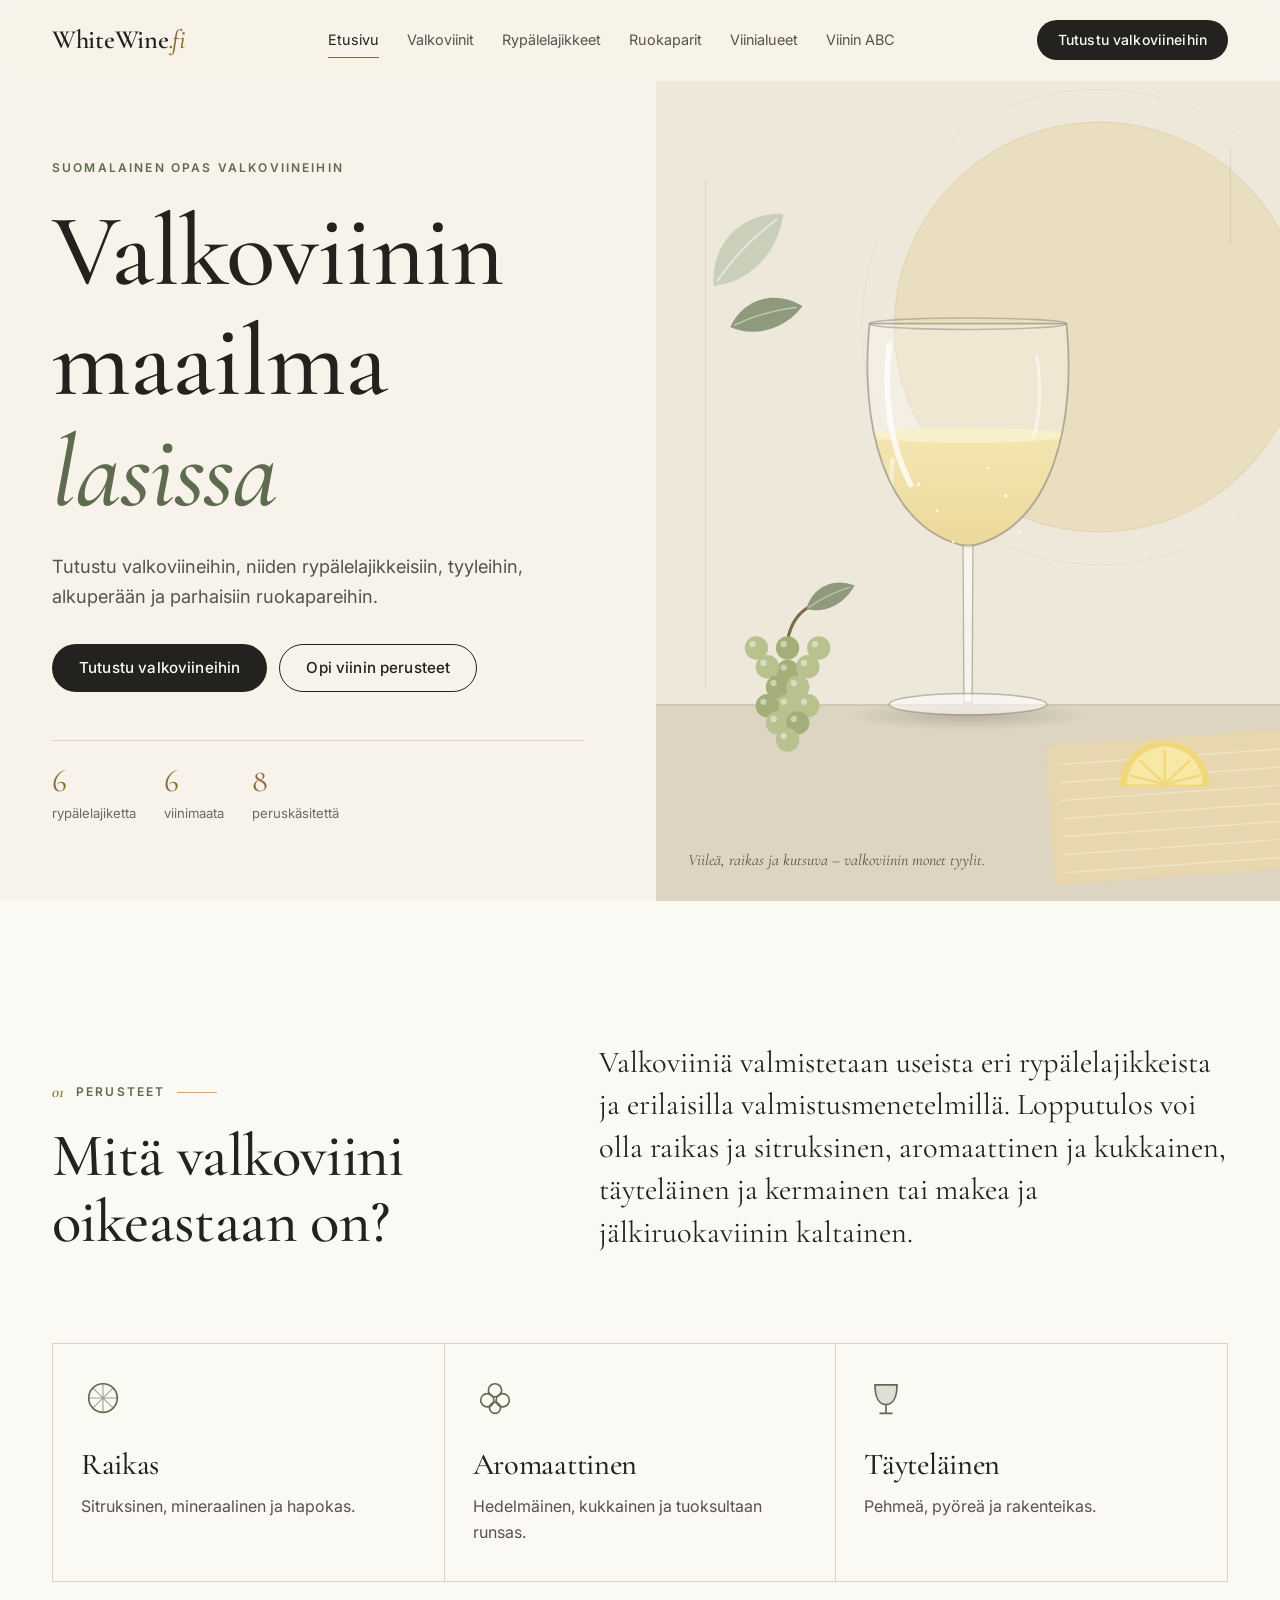
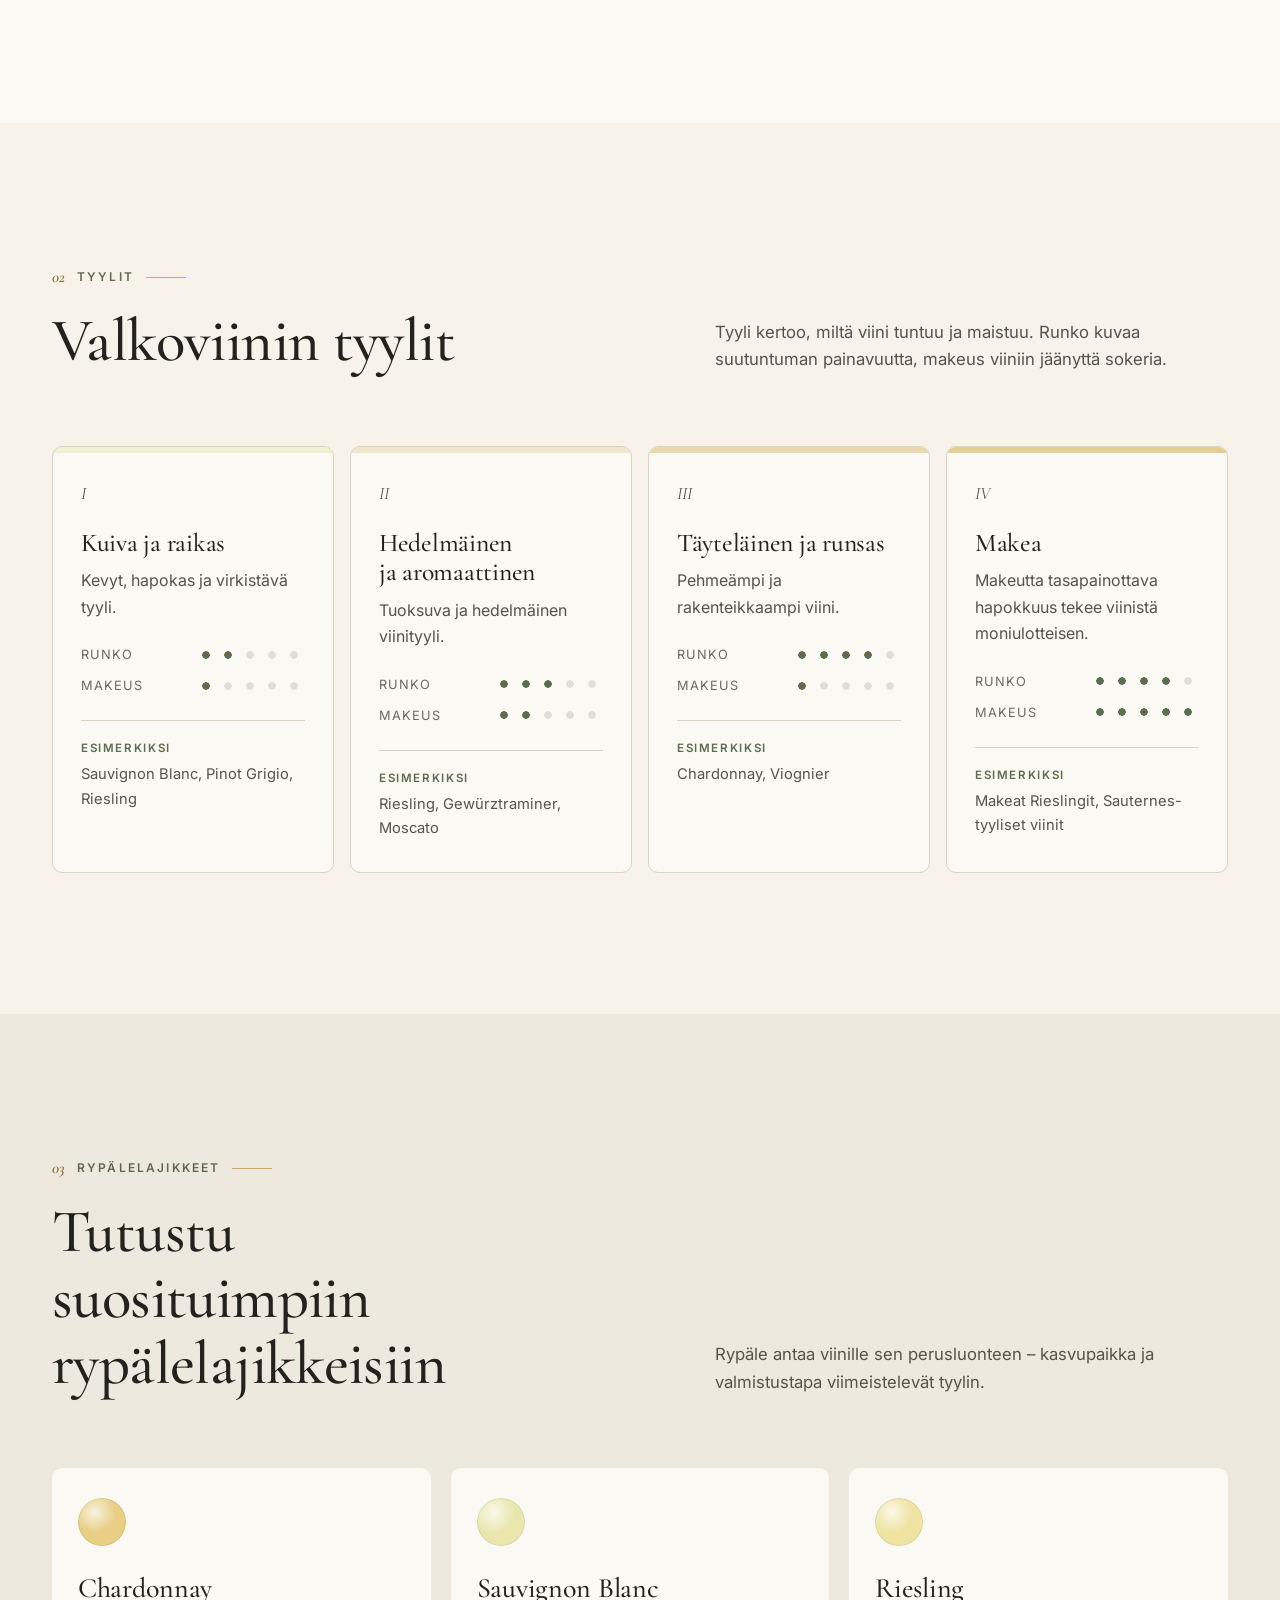
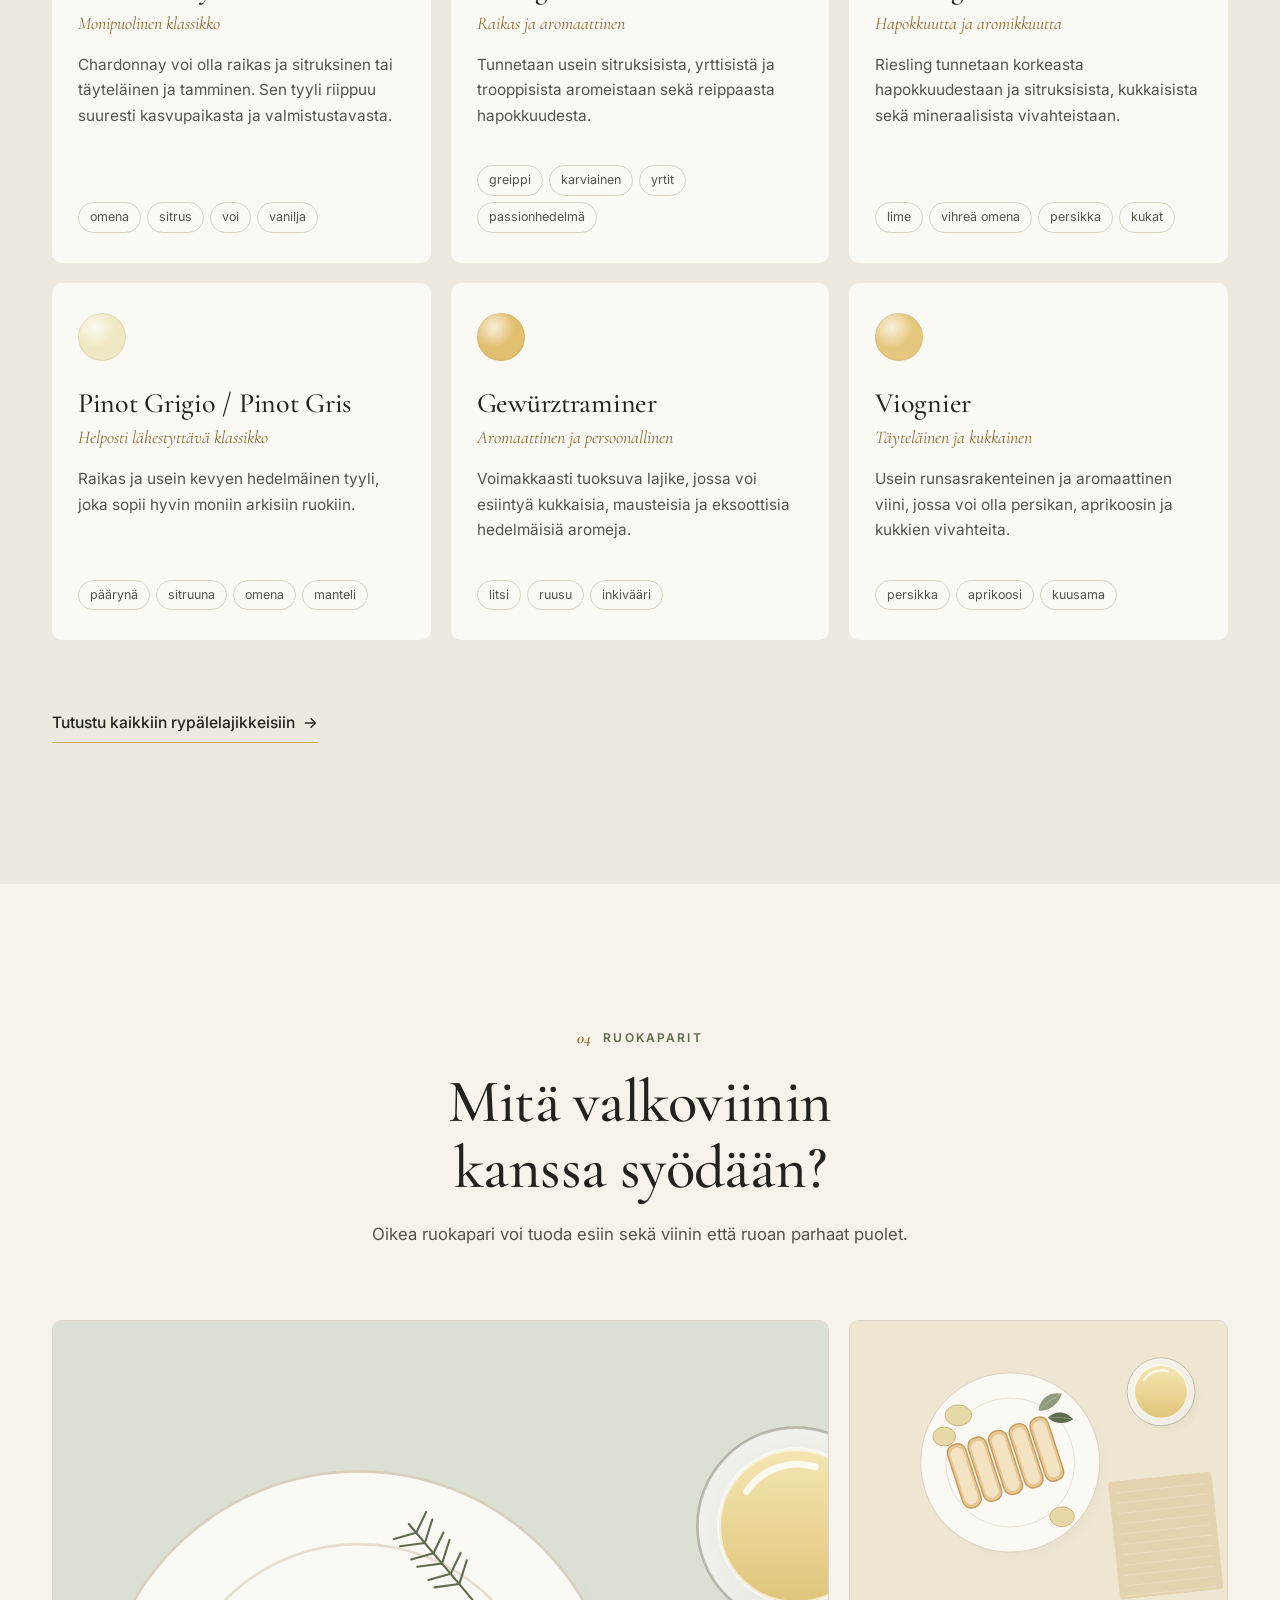
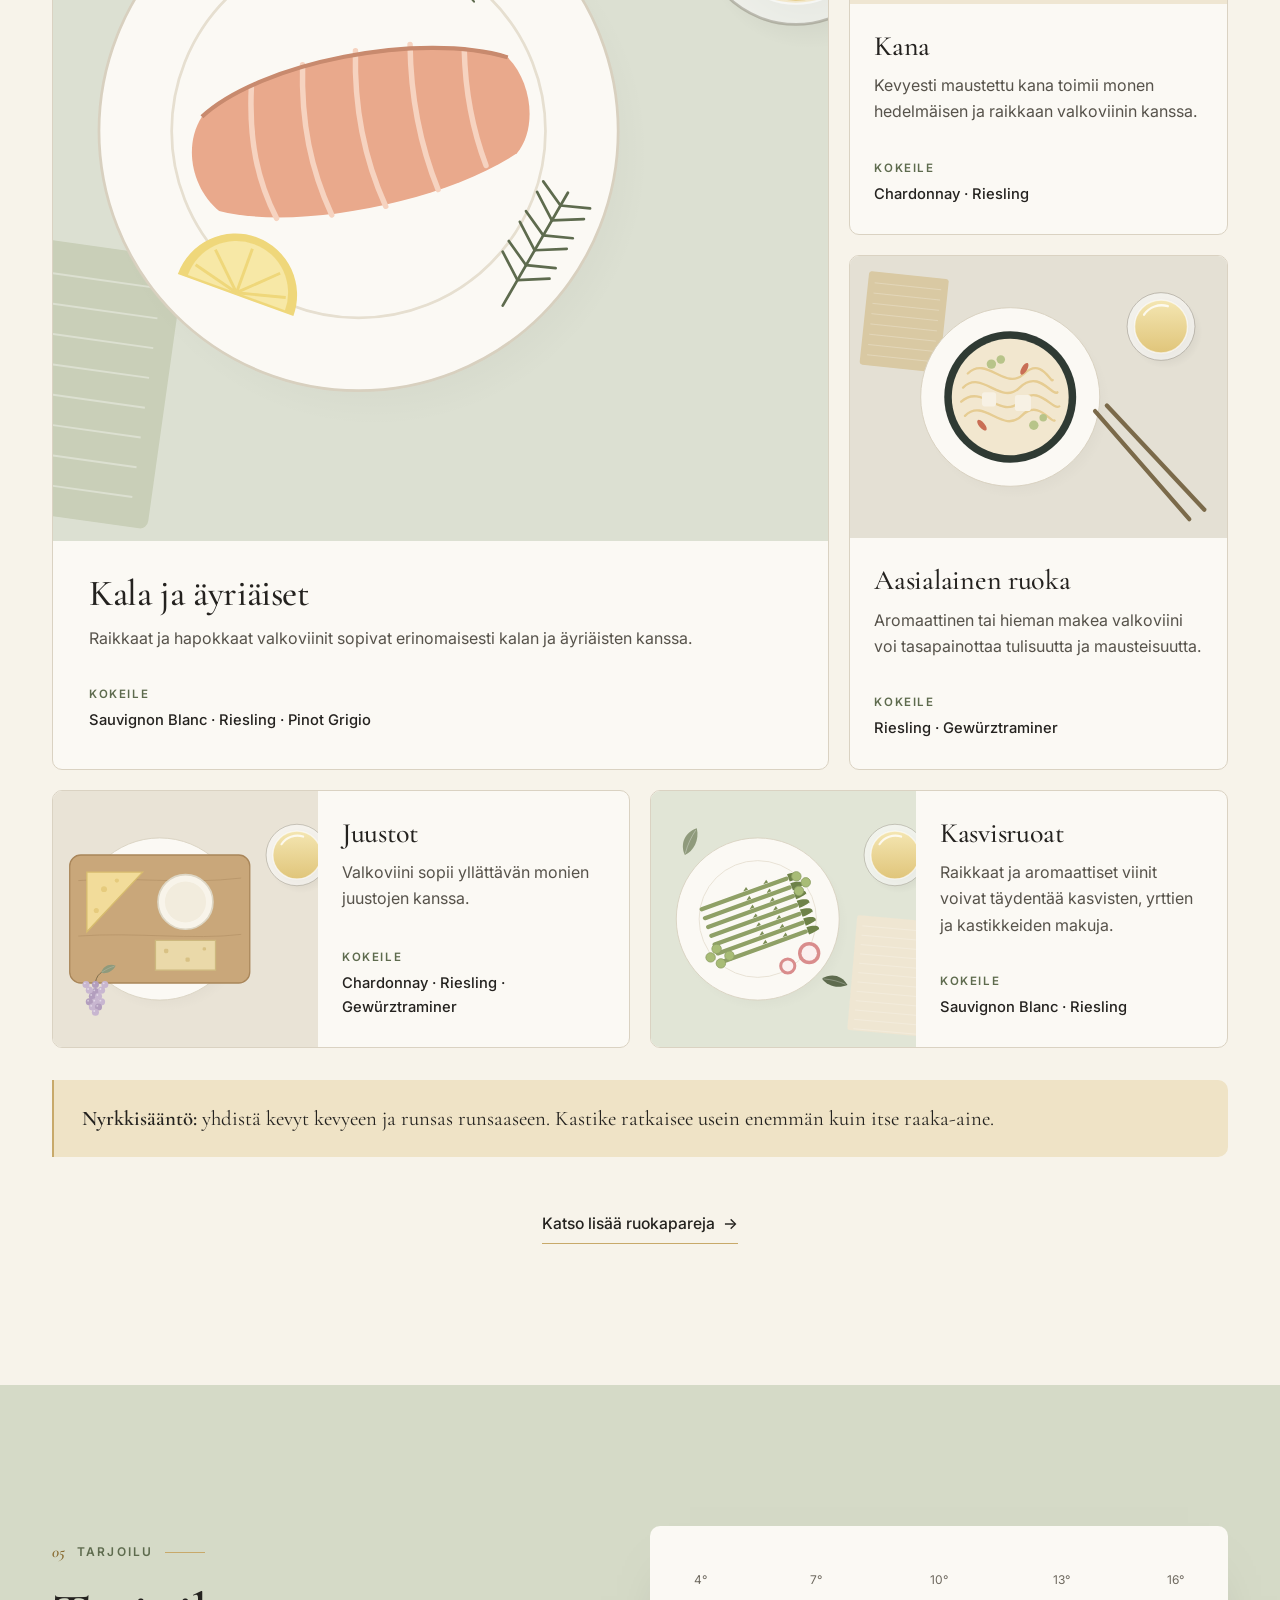
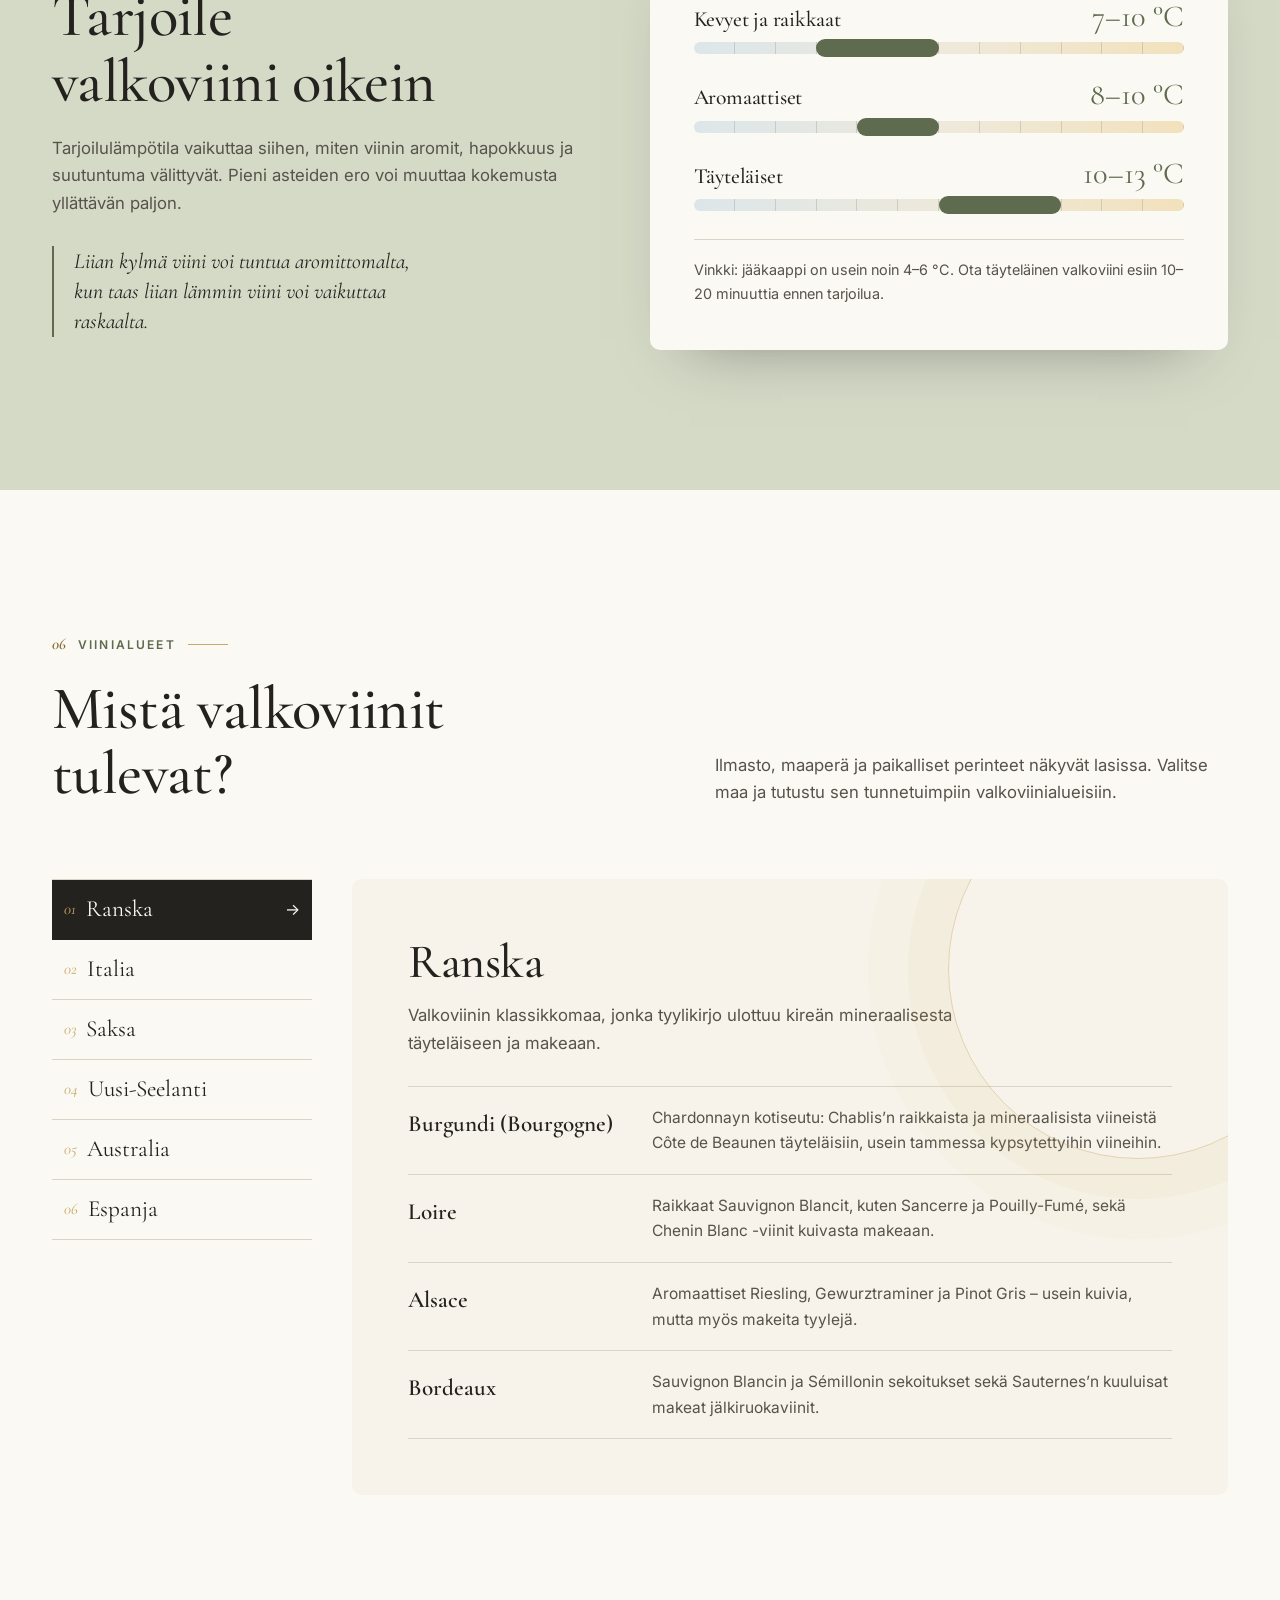
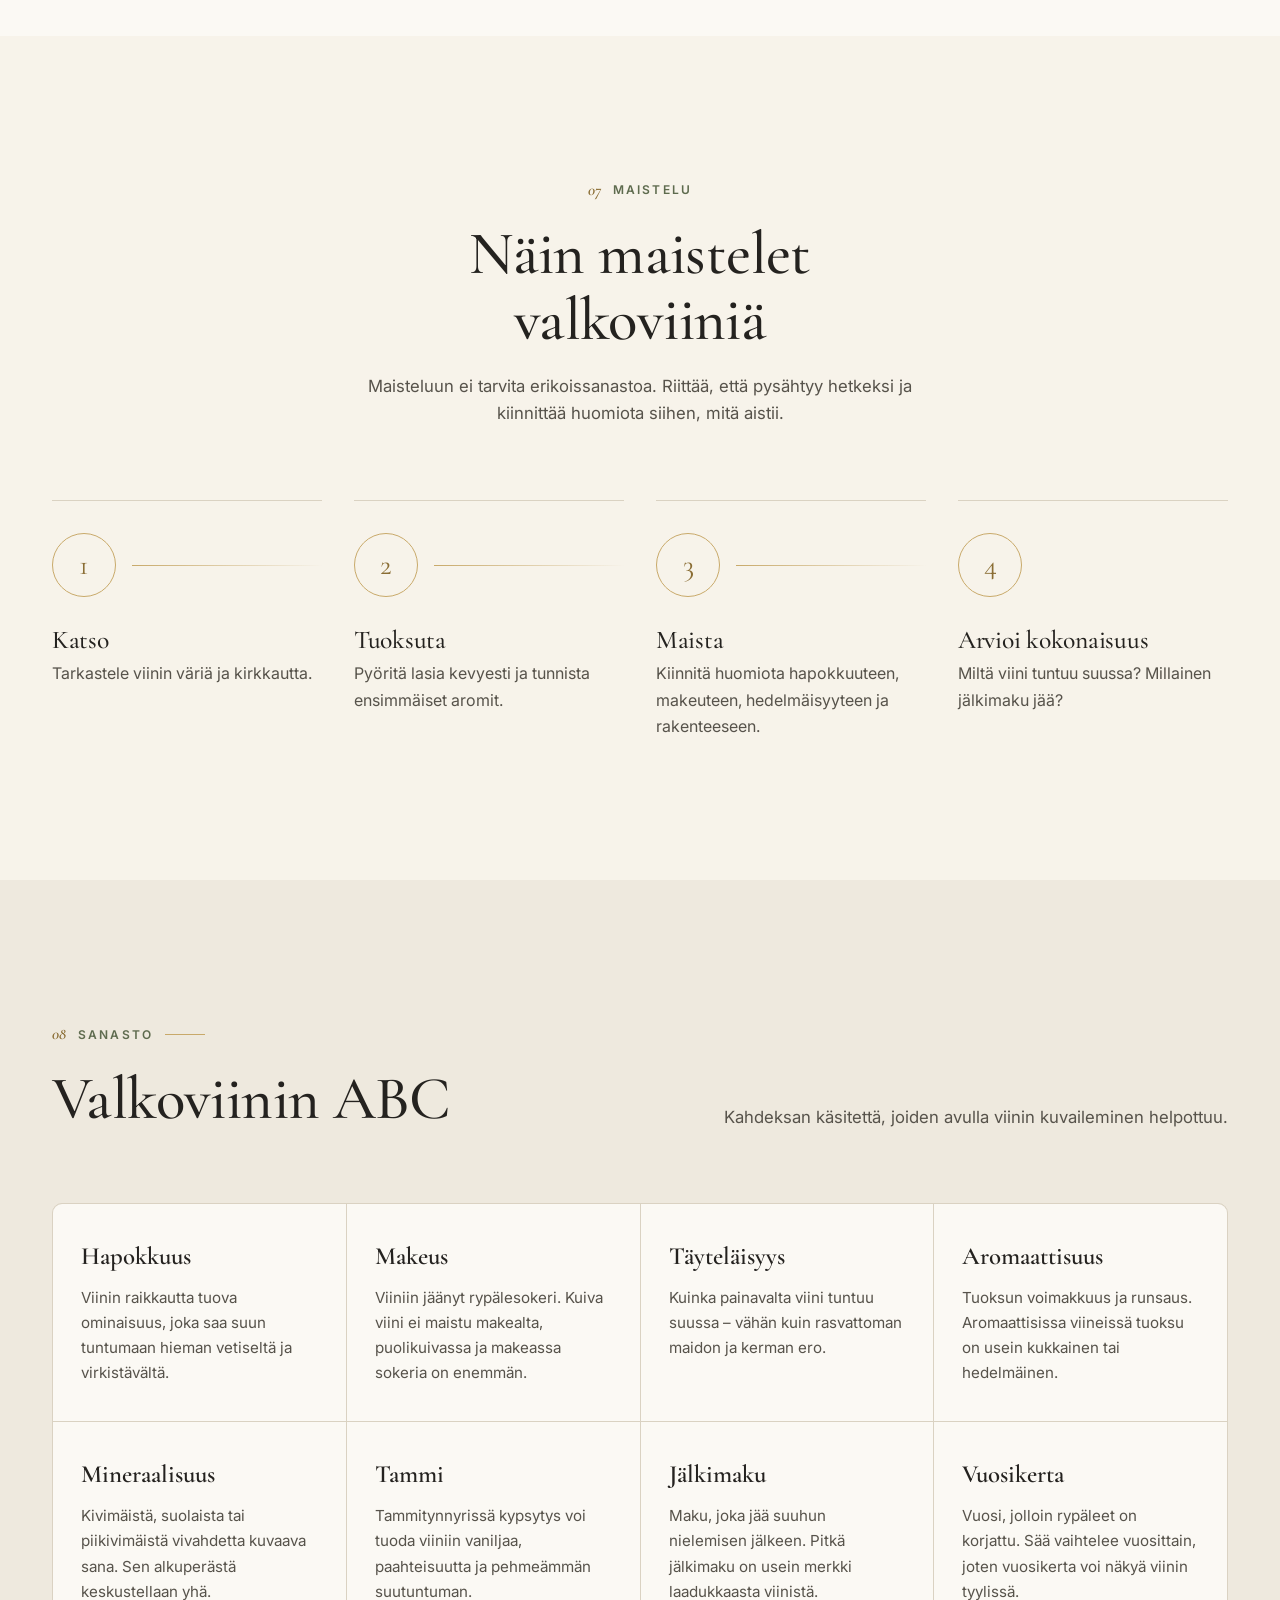
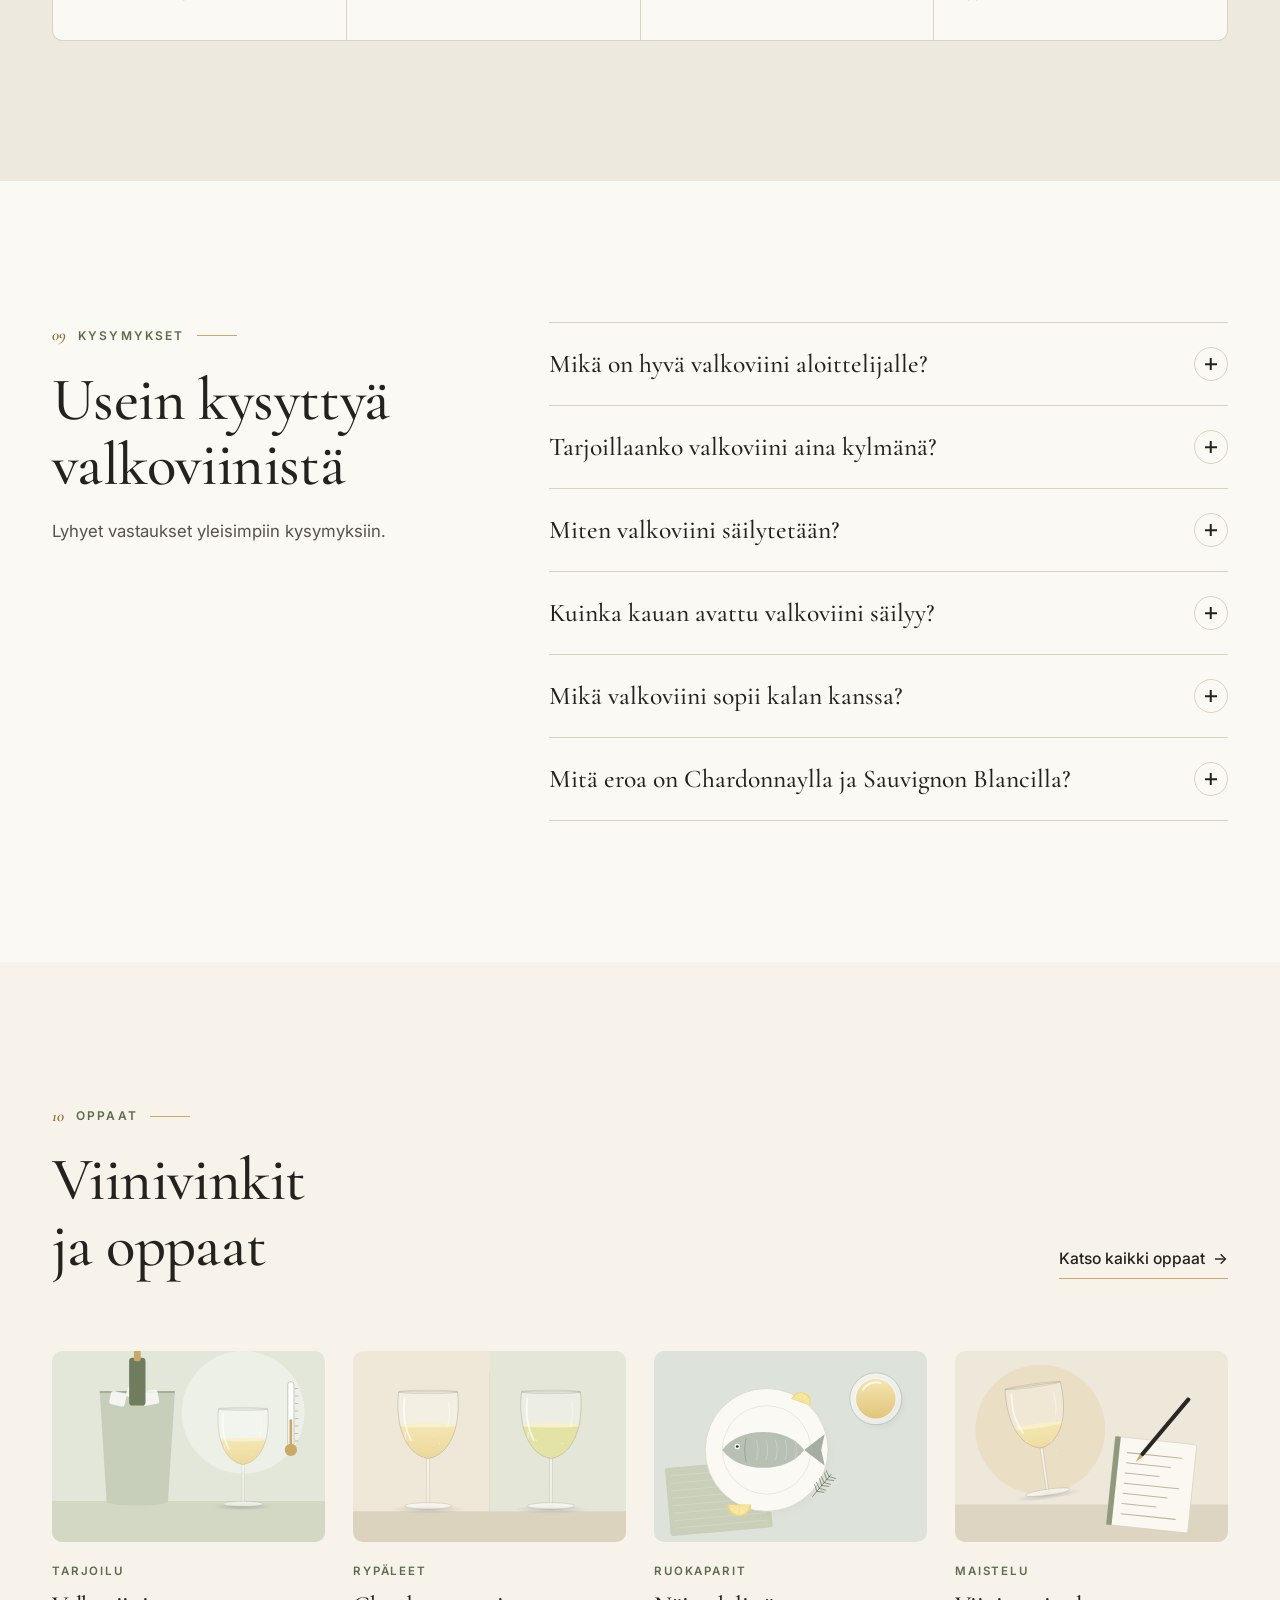
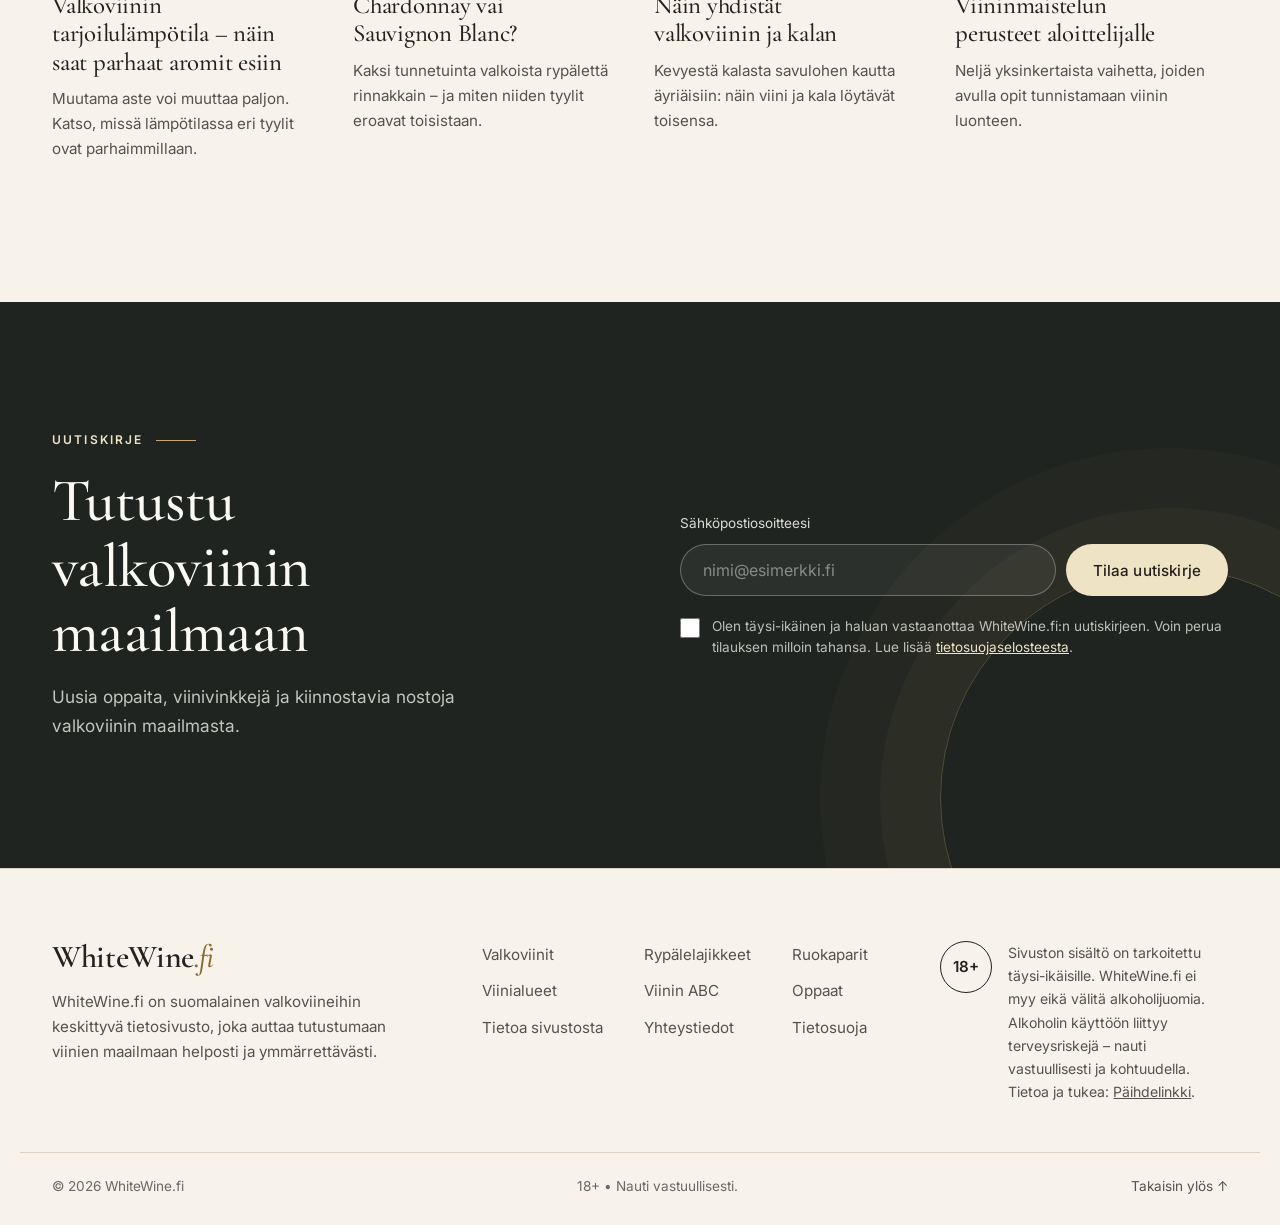
<file: index.html>
<!doctype html>
<html lang="fi">
<head>
  <meta charset="utf-8">
  <meta name="viewport" content="width=device-width, initial-scale=1">
  <title>Valkoviini – opas rypälelajikkeisiin, ruokapareihin ja viinin maailmaan | WhiteWine.fi</title>
  <meta name="description" content="Tutustu valkoviinin maailmaan. Opi rypälelajikkeista, viinityyleistä, tarjoilulämpötiloista, ruokapareista ja tunnetuista viinialueista.">
  <link rel="canonical" href="https://whitewine.fi/">
  <meta name="robots" content="index, follow">
  <meta name="theme-color" content="#F7F3EA">

  <meta property="og:type" content="website">
  <meta property="og:locale" content="fi_FI">
  <meta property="og:site_name" content="WhiteWine.fi">
  <meta property="og:title" content="Valkoviinin maailma lasissa | WhiteWine.fi">
  <meta property="og:description" content="Suomenkielinen opas valkoviineihin: rypälelajikkeet, viinityylit, ruokaparit, tarjoilulämpötilat ja viinialueet.">
  <meta property="og:url" content="https://whitewine.fi/">
  <meta property="og:image" content="https://whitewine.fi/og-image.jpg">
  <meta property="og:image:width" content="1200">
  <meta property="og:image:height" content="630">
  <meta name="twitter:card" content="summary_large_image">

  <link rel="icon" href="favicon.svg" type="image/svg+xml">
  <link rel="preconnect" href="https://fonts.googleapis.com">
  <link rel="preconnect" href="https://fonts.gstatic.com" crossorigin>
  <link href="https://fonts.googleapis.com/css2?family=Cormorant+Garamond:ital,wght@0,500;0,600;1,500;1,600&family=Inter:wght@400;500;600&display=swap" rel="stylesheet">
  <link rel="preload" href="hero-valkoviini.svg" as="image">
  <link rel="stylesheet" href="styles.css">
  <script>document.documentElement.classList.add('js');</script>

  <script type="application/ld+json">
  {
    "@context": "https://schema.org",
    "@type": "WebSite",
    "name": "WhiteWine.fi",
    "url": "https://whitewine.fi/",
    "inLanguage": "fi",
    "description": "Suomalainen valkoviineihin keskittyvä tietosivusto."
  }
  </script>
  <script type="application/ld+json">
  {
    "@context": "https://schema.org",
    "@type": "FAQPage",
    "mainEntity": [
      {"@type": "Question", "name": "Mikä on hyvä valkoviini aloittelijalle?", "acceptedAnswer": {"@type": "Answer", "text": "Makumieltymykset ovat yksilöllisiä. Helposti lähestyttäviä tyylejä ovat esimerkiksi hedelmäinen Riesling, raikas Sauvignon Blanc ja kevyt Pinot Grigio."}},
      {"@type": "Question", "name": "Tarjoillaanko valkoviini aina kylmänä?", "acceptedAnswer": {"@type": "Answer", "text": "Ei aina. Kevyet ja raikkaat valkoviinit tarjoillaan noin 7–10 °C:n lämpöisinä, aromaattiset noin 8–10 °C:n ja täyteläiset noin 10–13 °C:n lämpöisinä."}},
      {"@type": "Question", "name": "Miten valkoviini säilytetään?", "acceptedAnswer": {"@type": "Answer", "text": "Avaamaton viini säilyy parhaiten viileässä, pimeässä ja tasaisessa lämpötilassa. Korkkisuljetut pullot kannattaa säilyttää makuuasennossa."}},
      {"@type": "Question", "name": "Kuinka kauan avattu valkoviini säilyy?", "acceptedAnswer": {"@type": "Answer", "text": "Suljettuna jääkaapissa useimmat valkoviinit säilyvät yleensä 2–5 päivää. Säilyvyys riippuu viinin tyylistä ja säilytystavasta."}},
      {"@type": "Question", "name": "Mikä valkoviini sopii kalan kanssa?", "acceptedAnswer": {"@type": "Answer", "text": "Kevyet, kuivat ja hapokkaat valkoviinit ovat klassinen valinta. Voi- tai kermakastikkeisten ja savustettujen kalaruokien kanssa toimii myös täyteläisempi viini."}},
      {"@type": "Question", "name": "Mitä eroa on Chardonnaylla ja Sauvignon Blancilla?", "acceptedAnswer": {"@type": "Answer", "text": "Chardonnay voi olla raikkaasta täyteläiseen ja tammiseen. Sauvignon Blanc on tyypillisesti aromaattisempi, sitruksinen ja yrttinen. Kumpikaan ei ole toista parempi."}}
    ]
  }
  </script>
</head>
<body>
  <a class="skip-link" href="#sisalto">Siirry sisältöön</a>

  <!-- ============ NAVIGAATIO ============ -->
  <header class="site-header" id="yla">
    <div class="container header-inner">
      <a class="logo" href="#etusivu" aria-label="WhiteWine.fi – etusivu">WhiteWine<span>.fi</span></a>

      <nav class="main-nav" id="paavalikko" aria-label="Päävalikko">
        <ul>
          <li><a href="#etusivu">Etusivu</a></li>
          <li><a href="#valkoviinit">Valkoviinit</a></li>
          <li><a href="#rypaleet">Rypälelajikkeet</a></li>
          <li><a href="#ruokaparit">Ruokaparit</a></li>
          <li><a href="#alueet">Viinialueet</a></li>
          <li><a href="#abc">Viinin ABC</a></li>
        </ul>
        <a class="btn btn-primary nav-cta-mobile" href="#valkoviinit">Tutustu valkoviineihin</a>
      </nav>

      <a class="btn btn-primary btn-sm header-cta" href="#valkoviinit">Tutustu valkoviineihin</a>

      <button class="menu-toggle" type="button" aria-expanded="false" aria-controls="paavalikko">
        <span class="visually-hidden">Avaa valikko</span>
        <span class="menu-icon" aria-hidden="true"><span></span><span></span></span>
      </button>
    </div>
  </header>

  <main id="sisalto">

    <!-- ============ HERO ============ -->
    <section class="hero" id="etusivu" aria-labelledby="hero-otsikko">
      <div class="hero-grid">
        <div class="hero-text">
          <p class="kicker reveal">Suomalainen opas valkoviineihin</p>
          <h1 id="hero-otsikko" class="reveal">Valkoviinin maailma <em>lasissa</em></h1>
          <p class="lead reveal">Tutustu valkoviineihin, niiden rypälelajikkeisiin, tyyleihin, alkuperään ja parhaisiin ruokapareihin.</p>
          <div class="hero-actions reveal">
            <a class="btn btn-primary" href="#valkoviinit">Tutustu valkoviineihin</a>
            <a class="btn btn-ghost" href="#abc">Opi viinin perusteet</a>
          </div>
          <dl class="hero-facts reveal">
            <div><dt>6</dt><dd>rypälelajiketta</dd></div>
            <div><dt>6</dt><dd>viinimaata</dd></div>
            <div><dt>8</dt><dd>peruskäsitettä</dd></div>
          </dl>
        </div>
        <figure class="hero-media">
          <img src="hero-valkoviini.svg" width="800" height="1000" alt="Lasi viileää valkoviiniä, viinirypäleitä ja sitruunaa pöydällä" fetchpriority="high">
          <figcaption>Viileä, raikas ja kutsuva – valkoviinin monet tyylit.</figcaption>
        </figure>
      </div>
    </section>

    <!-- ============ MITÄ ON VALKOVIINI ============ -->
    <section class="section intro" id="valkoviinit" aria-labelledby="intro-otsikko">
      <div class="container">
        <div class="intro-grid">
          <header class="section-head reveal">
            <p class="eyebrow"><span>01</span> Perusteet</p>
            <h2 id="intro-otsikko">Mitä valkoviini oikeastaan on?</h2>
          </header>
          <p class="intro-text reveal">Valkoviiniä valmistetaan useista eri rypälelajikkeista ja erilaisilla valmistusmenetelmillä. Lopputulos voi olla raikas ja sitruksinen, aromaattinen ja kukkainen, täyteläinen ja kermainen tai makea ja jälkiruokaviinin kaltainen.</p>
        </div>

        <ul class="trait-cards" role="list">
          <li class="trait-card reveal">
            <span class="trait-icon" aria-hidden="true">
              <svg viewBox="0 0 40 40"><circle cx="20" cy="20" r="13" fill="none" stroke="currentColor" stroke-width="1.5"/><path d="M20 7v26M7 20h26M11 11l18 18M29 11 11 29" stroke="currentColor" stroke-width="1" opacity=".6"/></svg>
            </span>
            <h3>Raikas</h3>
            <p>Sitruksinen, mineraalinen ja hapokas.</p>
          </li>
          <li class="trait-card reveal">
            <span class="trait-icon" aria-hidden="true">
              <svg viewBox="0 0 40 40"><g fill="none" stroke="currentColor" stroke-width="1.5"><circle cx="20" cy="13" r="6"/><circle cx="13" cy="22" r="6"/><circle cx="27" cy="22" r="6"/><circle cx="20" cy="29" r="5"/></g></svg>
            </span>
            <h3>Aromaattinen</h3>
            <p>Hedelmäinen, kukkainen ja tuoksultaan runsas.</p>
          </li>
          <li class="trait-card reveal">
            <span class="trait-icon" aria-hidden="true">
              <svg viewBox="0 0 40 40"><path d="M10 8h20c0 12-4 18-10 18S10 20 10 8Z" fill="currentColor" opacity=".18"/><path d="M10 8h20c0 12-4 18-10 18S10 20 10 8Zm10 18v8m-6 0h12" fill="none" stroke="currentColor" stroke-width="1.5"/></svg>
            </span>
            <h3>Täyteläinen</h3>
            <p>Pehmeä, pyöreä ja rakenteikas.</p>
          </li>
        </ul>
      </div>
    </section>

    <!-- ============ TYYLIT ============ -->
    <section class="section styles" id="tyylit" aria-labelledby="tyylit-otsikko">
      <div class="container">
        <header class="section-head section-head--row reveal">
          <div>
            <p class="eyebrow"><span>02</span> Tyylit</p>
            <h2 id="tyylit-otsikko">Valkoviinin tyylit</h2>
          </div>
          <p class="section-intro">Tyyli kertoo, miltä viini tuntuu ja maistuu. Runko kuvaa suutuntuman painavuutta, makeus viiniin jäänyttä sokeria.</p>
        </header>

        <ul class="style-cards" role="list">
          <li class="style-card reveal" style="--tone: #EFEFD2">
            <p class="style-num">I</p>
            <h3>Kuiva ja raikas</h3>
            <p>Kevyt, hapokas ja virkistävä tyyli.</p>
            <dl class="meters">
              <div><dt>Runko</dt><dd><span class="meter" style="--v:2" role="img" aria-label="Runko 2/5"></span></dd></div>
              <div><dt>Makeus</dt><dd><span class="meter" style="--v:1" role="img" aria-label="Makeus 1/5"></span></dd></div>
            </dl>
            <p class="examples"><span>Esimerkiksi</span> Sauvignon Blanc, Pinot Grigio, Riesling</p>
          </li>
          <li class="style-card reveal" style="--tone: #F1E6CB">
            <p class="style-num">II</p>
            <h3>Hedelmäinen ja aromaattinen</h3>
            <p>Tuoksuva ja hedelmäinen viinityyli.</p>
            <dl class="meters">
              <div><dt>Runko</dt><dd><span class="meter" style="--v:3" role="img" aria-label="Runko 3/5"></span></dd></div>
              <div><dt>Makeus</dt><dd><span class="meter" style="--v:2" role="img" aria-label="Makeus 2/5"></span></dd></div>
            </dl>
            <p class="examples"><span>Esimerkiksi</span> Riesling, Gewürztraminer, Moscato</p>
          </li>
          <li class="style-card reveal" style="--tone: #EAD9AE">
            <p class="style-num">III</p>
            <h3>Täyteläinen ja runsas</h3>
            <p>Pehmeämpi ja rakenteikkaampi viini.</p>
            <dl class="meters">
              <div><dt>Runko</dt><dd><span class="meter" style="--v:4" role="img" aria-label="Runko 4/5"></span></dd></div>
              <div><dt>Makeus</dt><dd><span class="meter" style="--v:1" role="img" aria-label="Makeus 1/5"></span></dd></div>
            </dl>
            <p class="examples"><span>Esimerkiksi</span> Chardonnay, Viognier</p>
          </li>
          <li class="style-card reveal" style="--tone: #E3CE95">
            <p class="style-num">IV</p>
            <h3>Makea</h3>
            <p>Makeutta tasapainottava hapokkuus tekee viinistä moniulotteisen.</p>
            <dl class="meters">
              <div><dt>Runko</dt><dd><span class="meter" style="--v:4" role="img" aria-label="Runko 4/5"></span></dd></div>
              <div><dt>Makeus</dt><dd><span class="meter" style="--v:5" role="img" aria-label="Makeus 5/5"></span></dd></div>
            </dl>
            <p class="examples"><span>Esimerkiksi</span> Makeat Rieslingit, Sauternes-tyyliset viinit</p>
          </li>
        </ul>
      </div>
    </section>

    <!-- ============ RYPÄLEET ============ -->
    <section class="section grapes" id="rypaleet" aria-labelledby="rypaleet-otsikko">
      <div class="container">
        <header class="section-head section-head--row reveal">
          <div>
            <p class="eyebrow"><span>03</span> Rypälelajikkeet</p>
            <h2 id="rypaleet-otsikko">Tutustu suosituimpiin rypälelajikkeisiin</h2>
          </div>
          <p class="section-intro">Rypäle antaa viinille sen perusluonteen – kasvupaikka ja valmistustapa viimeistelevät tyylin.</p>
        </header>

        <ul class="grape-cards" role="list">
          <li class="grape-card reveal" style="--swatch: #E8CF85">
            <span class="swatch" aria-hidden="true"></span>
            <h3>Chardonnay</h3>
            <p class="grape-tag">Monipuolinen klassikko</p>
            <p>Chardonnay voi olla raikas ja sitruksinen tai täyteläinen ja tamminen. Sen tyyli riippuu suuresti kasvupaikasta ja valmistustavasta.</p>
            <ul class="aromas" aria-label="Tyypillisiä aromeja"><li>omena</li><li>sitrus</li><li>voi</li><li>vanilja</li></ul>
          </li>
          <li class="grape-card reveal" style="--swatch: #E9E7AE">
            <span class="swatch" aria-hidden="true"></span>
            <h3>Sauvignon Blanc</h3>
            <p class="grape-tag">Raikas ja aromaattinen</p>
            <p>Tunnetaan usein sitruksisista, yrttisistä ja trooppisista aromeistaan sekä reippaasta hapokkuudesta.</p>
            <ul class="aromas" aria-label="Tyypillisiä aromeja"><li>greippi</li><li>karviainen</li><li>yrtit</li><li>passionhedelmä</li></ul>
          </li>
          <li class="grape-card reveal" style="--swatch: #EFE4A2">
            <span class="swatch" aria-hidden="true"></span>
            <h3>Riesling</h3>
            <p class="grape-tag">Hapokkuutta ja aromikkuutta</p>
            <p>Riesling tunnetaan korkeasta hapokkuudestaan ja sitruksisista, kukkaisista sekä mineraalisista vivahteistaan.</p>
            <ul class="aromas" aria-label="Tyypillisiä aromeja"><li>lime</li><li>vihreä omena</li><li>persikka</li><li>kukat</li></ul>
          </li>
          <li class="grape-card reveal" style="--swatch: #F0E8C2">
            <span class="swatch" aria-hidden="true"></span>
            <h3>Pinot Grigio / Pinot Gris</h3>
            <p class="grape-tag">Helposti lähestyttävä klassikko</p>
            <p>Raikas ja usein kevyen hedelmäinen tyyli, joka sopii hyvin moniin arkisiin ruokiin.</p>
            <ul class="aromas" aria-label="Tyypillisiä aromeja"><li>päärynä</li><li>sitruuna</li><li>omena</li><li>manteli</li></ul>
          </li>
          <li class="grape-card reveal" style="--swatch: #E2BF6E">
            <span class="swatch" aria-hidden="true"></span>
            <h3>Gewürztraminer</h3>
            <p class="grape-tag">Aromaattinen ja persoonallinen</p>
            <p>Voimakkaasti tuoksuva lajike, jossa voi esiintyä kukkaisia, mausteisia ja eksoottisia hedelmäisiä aromeja.</p>
            <ul class="aromas" aria-label="Tyypillisiä aromeja"><li>litsi</li><li>ruusu</li><li>inkivääri</li></ul>
          </li>
          <li class="grape-card reveal" style="--swatch: #E6C77E">
            <span class="swatch" aria-hidden="true"></span>
            <h3>Viognier</h3>
            <p class="grape-tag">Täyteläinen ja kukkainen</p>
            <p>Usein runsasrakenteinen ja aromaattinen viini, jossa voi olla persikan, aprikoosin ja kukkien vivahteita.</p>
            <ul class="aromas" aria-label="Tyypillisiä aromeja"><li>persikka</li><li>aprikoosi</li><li>kuusama</li></ul>
          </li>
        </ul>

        <div id="lisaa-rypaleita" class="more-block" hidden>
          <ul class="grape-cards grape-cards--compact" role="list">
            <li class="grape-card" style="--swatch: #EAD68F">
              <span class="swatch" aria-hidden="true"></span>
              <h3>Chenin Blanc</h3>
              <p class="grape-tag">Hapokas monitaituri</p>
              <p>Loiren laakson tunnetuin valkoinen rypäle, josta valmistetaan kuivia, puolikuivia, makeita ja kuohuviinejä.</p>
              <ul class="aromas" aria-label="Tyypillisiä aromeja"><li>omena</li><li>kvitteni</li><li>hunaja</li></ul>
            </li>
            <li class="grape-card" style="--swatch: #ECE9B2">
              <span class="swatch" aria-hidden="true"></span>
              <h3>Albariño</h3>
              <p class="grape-tag">Atlantin raikkaus</p>
              <p>Luoteis-Espanjan rannikon rypäle: raikas, sitruksinen ja usein hennon suolainen.</p>
              <ul class="aromas" aria-label="Tyypillisiä aromeja"><li>persikka</li><li>sitrus</li><li>suolaisuus</li></ul>
            </li>
            <li class="grape-card" style="--swatch: #E5E6A8">
              <span class="swatch" aria-hidden="true"></span>
              <h3>Grüner Veltliner</h3>
              <p class="grape-tag">Itävallan omaleimainen klassikko</p>
              <p>Raikas ja ruokaystävällinen lajike, jossa sitruksisuuden rinnalla on usein valkopippurinen vivahde.</p>
              <ul class="aromas" aria-label="Tyypillisiä aromeja"><li>sitrus</li><li>vihreä omena</li><li>valkopippuri</li></ul>
            </li>
            <li class="grape-card" style="--swatch: #E4C679">
              <span class="swatch" aria-hidden="true"></span>
              <h3>Sémillon</h3>
              <p class="grape-tag">Pehmeä ja vahamainen</p>
              <p>Bordeaux’n valkoviinien ja Sauternes’n makeiden viinien tärkeä rypäle. Kypsyessään viini voi saada hunajaisia sävyjä.</p>
              <ul class="aromas" aria-label="Tyypillisiä aromeja"><li>sitruuna</li><li>vaha</li><li>hunaja</li></ul>
            </li>
            <li class="grape-card" style="--swatch: #EFE7C0">
              <span class="swatch" aria-hidden="true"></span>
              <h3>Pinot Blanc</h3>
              <p class="grape-tag">Hillitty ja pehmeä</p>
              <p>Tunnetaan myös nimillä Pinot Bianco ja Weissburgunder. Lempeä, keskitäyteläinen ja monen ruoan kanssa toimiva.</p>
              <ul class="aromas" aria-label="Tyypillisiä aromeja"><li>omena</li><li>päärynä</li><li>manteli</li></ul>
            </li>
            <li class="grape-card" style="--swatch: #EFE0A0">
              <span class="swatch" aria-hidden="true"></span>
              <h3>Moscato / Muscat</h3>
              <p class="grape-tag">Tuoksuva ja rypäleinen</p>
              <p>Yksi harvoista lajikkeista, jonka viini tuoksuu tuoreelta rypäleeltä. Usein makea tai kevyesti kupliva.</p>
              <ul class="aromas" aria-label="Tyypillisiä aromeja"><li>rypäle</li><li>appelsiininkukka</li><li>persikka</li></ul>
            </li>
          </ul>
        </div>

        <p class="section-link reveal"><button class="text-link more-toggle" type="button" aria-expanded="false" aria-controls="lisaa-rypaleita" data-open-text="Näytä vähemmän rypälelajikkeita">Tutustu kaikkiin rypälelajikkeisiin <span aria-hidden="true">→</span></button></p>
      </div>
    </section>

    <!-- ============ RUOKAPARIT ============ -->
    <section class="section pairing" id="ruokaparit" aria-labelledby="ruokaparit-otsikko">
      <div class="container">
        <header class="section-head section-head--center reveal">
          <p class="eyebrow"><span>04</span> Ruokaparit</p>
          <h2 id="ruokaparit-otsikko">Mitä valkoviinin kanssa syödään?</h2>
          <p class="section-intro">Oikea ruokapari voi tuoda esiin sekä viinin että ruoan parhaat puolet.</p>
        </header>

        <ul class="pair-cards" role="list">
          <li class="pair-card pair-card--feature reveal">
            <figure><img src="ruoka-kala.svg" width="800" height="600" loading="lazy" alt="Lohifilee lautasella, sitruunaa, tilliä ja lasi valkoviiniä"></figure>
            <div class="pair-body">
              <h3>Kala ja äyriäiset</h3>
              <p>Raikkaat ja hapokkaat valkoviinit sopivat erinomaisesti kalan ja äyriäisten kanssa.</p>
              <p class="pair-wines"><span>Kokeile</span> Sauvignon Blanc · Riesling · Pinot Grigio</p>
            </div>
          </li>
          <li class="pair-card reveal">
            <figure><img src="ruoka-kana.svg" width="800" height="600" loading="lazy" alt="Kanaa, perunoita ja yrttejä lautasella"></figure>
            <div class="pair-body">
              <h3>Kana</h3>
              <p>Kevyesti maustettu kana toimii monen hedelmäisen ja raikkaan valkoviinin kanssa.</p>
              <p class="pair-wines"><span>Kokeile</span> Chardonnay · Riesling</p>
            </div>
          </li>
          <li class="pair-card reveal">
            <figure><img src="ruoka-aasia.svg" width="800" height="600" loading="lazy" alt="Nuudelikulho, chiliä ja syömäpuikot"></figure>
            <div class="pair-body">
              <h3>Aasialainen ruoka</h3>
              <p>Aromaattinen tai hieman makea valkoviini voi tasapainottaa tulisuutta ja mausteisuutta.</p>
              <p class="pair-wines"><span>Kokeile</span> Riesling · Gewürztraminer</p>
            </div>
          </li>
          <li class="pair-card reveal">
            <figure><img src="ruoka-juusto.svg" width="800" height="600" loading="lazy" alt="Juustolajitelma tarjoilulaudalla ja rypäleitä"></figure>
            <div class="pair-body">
              <h3>Juustot</h3>
              <p>Valkoviini sopii yllättävän monien juustojen kanssa.</p>
              <p class="pair-wines"><span>Kokeile</span> Chardonnay · Riesling · Gewürztraminer</p>
            </div>
          </li>
          <li class="pair-card reveal">
            <figure><img src="ruoka-kasvis.svg" width="800" height="600" loading="lazy" alt="Vihreää parsaa, herneitä ja retiisejä lautasella"></figure>
            <div class="pair-body">
              <h3>Kasvisruoat</h3>
              <p>Raikkaat ja aromaattiset viinit voivat täydentää kasvisten, yrttien ja kastikkeiden makuja.</p>
              <p class="pair-wines"><span>Kokeile</span> Sauvignon Blanc · Riesling</p>
            </div>
          </li>
        </ul>

        <aside class="pair-tip reveal" aria-label="Nyrkkisääntö">
          <p><strong>Nyrkkisääntö:</strong> yhdistä kevyt kevyeen ja runsas runsaaseen. Kastike ratkaisee usein enemmän kuin itse raaka-aine.</p>
        </aside>

        <div id="lisaa-ruokapareja" class="more-block" hidden>
          <h3 class="more-title">Lisää ruokapareja</h3>
          <dl class="quick-pairs">
            <div><dt>Savukala ja graavilohi</dt><dd>Kuiva tai puolikuiva Riesling, kevyesti tammitettu Chardonnay</dd></div>
            <div><dt>Äyriäiset ja ravut</dt><dd>Kuiva Riesling, Albariño, Sauvignon Blanc</dd></div>
            <div><dt>Sushi</dt><dd>Kuiva Riesling, Grüner Veltliner, Albariño</dd></div>
            <div><dt>Sienirisotto ja kermakastikkeet</dt><dd>Chardonnay, Pinot Blanc</dd></div>
            <div><dt>Vuohenjuusto</dt><dd>Sauvignon Blanc, Chenin Blanc</dd></div>
            <div><dt>Parsa ja vihreät kasvikset</dt><dd>Sauvignon Blanc, Grüner Veltliner</dd></div>
            <div><dt>Hedelmäiset jälkiruoat</dt><dd>Makea Riesling, Moscato</dd></div>
            <div><dt>Sinihomejuusto</dt><dd>Makeat Sauternes-tyyliset viinit</dd></div>
          </dl>
        </div>

        <p class="section-link section-link--center reveal"><button class="text-link more-toggle" type="button" aria-expanded="false" aria-controls="lisaa-ruokapareja" data-open-text="Näytä vähemmän ruokapareja">Katso lisää ruokapareja <span aria-hidden="true">→</span></button></p>
      </div>
    </section>

    <!-- ============ TARJOILU ============ -->
    <section class="section serving" id="tarjoilu" aria-labelledby="tarjoilu-otsikko">
      <div class="container serving-grid">
        <header class="section-head reveal">
          <p class="eyebrow"><span>05</span> Tarjoilu</p>
          <h2 id="tarjoilu-otsikko">Tarjoile valkoviini oikein</h2>
          <p class="section-intro">Tarjoilulämpötila vaikuttaa siihen, miten viinin aromit, hapokkuus ja suutuntuma välittyvät. Pieni asteiden ero voi muuttaa kokemusta yllättävän paljon.</p>
          <p class="serving-note">Liian kylmä viini voi tuntua aromittomalta, kun taas liian lämmin viini voi vaikuttaa raskaalta.</p>
        </header>

        <div class="thermo reveal" role="group" aria-label="Suositellut tarjoilulämpötilat">
          <div class="thermo-scale" aria-hidden="true">
            <span style="--p:0">4°</span><span style="--p:.25">7°</span><span style="--p:.5">10°</span><span style="--p:.75">13°</span><span style="--p:1">16°</span>
          </div>
          <ul class="temp-list" role="list">
            <li class="temp-row" style="--from:3; --to:6">
              <div class="temp-label">
                <h3>Kevyet ja raikkaat</h3>
                <p class="temp-value">7–10 °C</p>
              </div>
              <div class="temp-track" aria-hidden="true"><span class="temp-fill"></span></div>
            </li>
            <li class="temp-row" style="--from:4; --to:6">
              <div class="temp-label">
                <h3>Aromaattiset</h3>
                <p class="temp-value">8–10 °C</p>
              </div>
              <div class="temp-track" aria-hidden="true"><span class="temp-fill"></span></div>
            </li>
            <li class="temp-row" style="--from:6; --to:9">
              <div class="temp-label">
                <h3>Täyteläiset</h3>
                <p class="temp-value">10–13 °C</p>
              </div>
              <div class="temp-track" aria-hidden="true"><span class="temp-fill"></span></div>
            </li>
          </ul>
          <p class="thermo-foot">Vinkki: jääkaappi on usein noin 4–6 °C. Ota täyteläinen valkoviini esiin 10–20 minuuttia ennen tarjoilua.</p>
        </div>
      </div>
    </section>

    <!-- ============ VIINIALUEET ============ -->
    <section class="section regions" id="alueet" aria-labelledby="alueet-otsikko">
      <div class="container">
        <header class="section-head section-head--row reveal">
          <div>
            <p class="eyebrow"><span>06</span> Viinialueet</p>
            <h2 id="alueet-otsikko">Mistä valkoviinit tulevat?</h2>
          </div>
          <p class="section-intro">Ilmasto, maaperä ja paikalliset perinteet näkyvät lasissa. Valitse maa ja tutustu sen tunnetuimpiin valkoviinialueisiin.</p>
        </header>

        <div class="region-explorer reveal">
          <div class="region-tabs" role="tablist" aria-label="Viinimaat">
            <button role="tab" id="tab-ranska" aria-controls="panel-ranska" aria-selected="true"><span class="tab-num">01</span> Ranska</button>
            <button role="tab" id="tab-italia" aria-controls="panel-italia" aria-selected="false" tabindex="-1"><span class="tab-num">02</span> Italia</button>
            <button role="tab" id="tab-saksa" aria-controls="panel-saksa" aria-selected="false" tabindex="-1"><span class="tab-num">03</span> Saksa</button>
            <button role="tab" id="tab-uusi-seelanti" aria-controls="panel-uusi-seelanti" aria-selected="false" tabindex="-1"><span class="tab-num">04</span> Uusi-Seelanti</button>
            <button role="tab" id="tab-australia" aria-controls="panel-australia" aria-selected="false" tabindex="-1"><span class="tab-num">05</span> Australia</button>
            <button role="tab" id="tab-espanja" aria-controls="panel-espanja" aria-selected="false" tabindex="-1"><span class="tab-num">06</span> Espanja</button>
          </div>

          <div class="region-panels">
            <article class="region-panel" role="tabpanel" id="panel-ranska" aria-labelledby="tab-ranska" tabindex="0">
              <h3>Ranska</h3>
              <p class="region-lead">Valkoviinin klassikkomaa, jonka tyylikirjo ulottuu kireän mineraalisesta täyteläiseen ja makeaan.</p>
              <dl class="region-list">
                <div><dt>Burgundi (Bourgogne)</dt><dd>Chardonnayn kotiseutu: Chablis’n raikkaista ja mineraalisista viineistä Côte de Beaunen täyteläisiin, usein tammessa kypsytettyihin viineihin.</dd></div>
                <div><dt>Loire</dt><dd>Raikkaat Sauvignon Blancit, kuten Sancerre ja Pouilly-Fumé, sekä Chenin Blanc -viinit kuivasta makeaan.</dd></div>
                <div><dt>Alsace</dt><dd>Aromaattiset Riesling, Gewurztraminer ja Pinot Gris – usein kuivia, mutta myös makeita tyylejä.</dd></div>
                <div><dt>Bordeaux</dt><dd>Sauvignon Blancin ja Sémillonin sekoitukset sekä Sauternes’n kuuluisat makeat jälkiruokaviinit.</dd></div>
              </dl>
            </article>
            <article class="region-panel" role="tabpanel" id="panel-italia" aria-labelledby="tab-italia" tabindex="0" hidden>
              <h3>Italia</h3>
              <p class="region-lead">Pohjois-Italian viileämmät alueet tuottavat raikkaita, puhtaita ja ruokaystävällisiä valkoviinejä.</p>
              <dl class="region-list">
                <div><dt>Veneto</dt><dd>Kevyet Pinot Grigiot ja Garganega-rypäleestä valmistettu Soave – raikkaita ja helposti lähestyttäviä.</dd></div>
                <div><dt>Friuli-Venezia Giulia</dt><dd>Aromaattiset ja puhtaat valkoviinit Friulano-, Pinot Grigio- ja Sauvignon-rypäleistä.</dd></div>
                <div><dt>Alto Adige</dt><dd>Alppien viileys tuo raikkautta: Pinot Bianco, Pinot Grigio ja Gewürztraminer.</dd></div>
              </dl>
            </article>
            <article class="region-panel" role="tabpanel" id="panel-saksa" aria-labelledby="tab-saksa" tabindex="0" hidden>
              <h3>Saksa</h3>
              <p class="region-lead">Rieslingin ykkösmaa, jossa sama rypäle taipuu kevyen makeasta tiukan kuivaan.</p>
              <dl class="region-list">
                <div><dt>Mosel</dt><dd>Jyrkillä liuskekivirinteillä kasvavat kevyet, hapokkaat Rieslingit, usein alkoholiltaan mietoja.</dd></div>
                <div><dt>Rheingau</dt><dd>Rakenteikkaammat ja usein kuivat Rieslingit.</dd></div>
                <div><dt>Pfalz</dt><dd>Lämpimämpi alue: täyteläisempiä kuivia Rieslingejä sekä Grauburgunder- (Pinot Gris) ja Weissburgunder-viinejä (Pinot Blanc).</dd></div>
              </dl>
            </article>
            <article class="region-panel" role="tabpanel" id="panel-uusi-seelanti" aria-labelledby="tab-uusi-seelanti" tabindex="0" hidden>
              <h3>Uusi-Seelanti</h3>
              <p class="region-lead">Viileä merellinen ilmasto ja kirkas aurinko antavat viineille intensiivisen aromikkuuden.</p>
              <dl class="region-list">
                <div><dt>Marlborough</dt><dd>Maailmankuulu Sauvignon Blanceistaan: passionhedelmää, karviaista, limeä ja vihreitä yrttejä sekä reipas hapokkuus.</dd></div>
              </dl>
            </article>
            <article class="region-panel" role="tabpanel" id="panel-australia" aria-labelledby="tab-australia" tabindex="0" hidden>
              <h3>Australia</h3>
              <p class="region-lead">Lämpimän maan viileämmät alueet tuottavat tyylikkäitä ja raikkaita valkoviinejä.</p>
              <dl class="region-list">
                <div><dt>Adelaide Hills</dt><dd>Korkealla sijaitseva viileä alue: raikkaita Sauvignon Blanceja ja hienostuneita Chardonnayta.</dd></div>
                <div><dt>Margaret River</dt><dd>Tunnettu Chardonnaystaan sekä Semillonin ja Sauvignon Blancin sekoituksista.</dd></div>
              </dl>
            </article>
            <article class="region-panel" role="tabpanel" id="panel-espanja" aria-labelledby="tab-espanja" tabindex="0" hidden>
              <h3>Espanja</h3>
              <p class="region-lead">Atlantin rannikon raikkaudesta perinteisiin, tammessa kypsytettyihin tyyleihin.</p>
              <dl class="region-list">
                <div><dt>Rías Baixas</dt><dd>Galician rannikon raikas, hennon suolainen Albariño – klassinen pari kalalle ja äyriäisille.</dd></div>
                <div><dt>Rioja</dt><dd>Rioja Blanco valmistetaan pääosin Viura-rypäleestä, ja tyylejä on raikkaista tammessa kypsytettyihin.</dd></div>
              </dl>
            </article>
          </div>
        </div>
      </div>
    </section>

    <!-- ============ MAISTELU ============ -->
    <section class="section tasting" id="maistelu" aria-labelledby="maistelu-otsikko">
      <div class="container">
        <header class="section-head section-head--center reveal">
          <p class="eyebrow"><span>07</span> Maistelu</p>
          <h2 id="maistelu-otsikko">Näin maistelet valkoviiniä</h2>
          <p class="section-intro">Maisteluun ei tarvita erikoissanastoa. Riittää, että pysähtyy hetkeksi ja kiinnittää huomiota siihen, mitä aistii.</p>
        </header>
        <ol class="steps" role="list">
          <li class="step reveal"><span class="step-num" aria-hidden="true">1</span><h3>Katso</h3><p>Tarkastele viinin väriä ja kirkkautta.</p></li>
          <li class="step reveal"><span class="step-num" aria-hidden="true">2</span><h3>Tuoksuta</h3><p>Pyöritä lasia kevyesti ja tunnista ensimmäiset aromit.</p></li>
          <li class="step reveal"><span class="step-num" aria-hidden="true">3</span><h3>Maista</h3><p>Kiinnitä huomiota hapokkuuteen, makeuteen, hedelmäisyyteen ja rakenteeseen.</p></li>
          <li class="step reveal"><span class="step-num" aria-hidden="true">4</span><h3>Arvioi kokonaisuus</h3><p>Miltä viini tuntuu suussa? Millainen jälkimaku jää?</p></li>
        </ol>
      </div>
    </section>

    <!-- ============ ABC ============ -->
    <section class="section abc" id="abc" aria-labelledby="abc-otsikko">
      <div class="container">
        <header class="section-head section-head--row reveal">
          <div>
            <p class="eyebrow"><span>08</span> Sanasto</p>
            <h2 id="abc-otsikko">Valkoviinin ABC</h2>
          </div>
          <p class="section-intro">Kahdeksan käsitettä, joiden avulla viinin kuvaileminen helpottuu.</p>
        </header>
        <dl class="terms">
          <div class="term reveal"><dt>Hapokkuus</dt><dd>Viinin raikkautta tuova ominaisuus, joka saa suun tuntumaan hieman vetiseltä ja virkistävältä.</dd></div>
          <div class="term reveal"><dt>Makeus</dt><dd>Viiniin jäänyt rypälesokeri. Kuiva viini ei maistu makealta, puolikuivassa ja makeassa sokeria on enemmän.</dd></div>
          <div class="term reveal"><dt>Täyteläisyys</dt><dd>Kuinka painavalta viini tuntuu suussa – vähän kuin rasvattoman maidon ja kerman ero.</dd></div>
          <div class="term reveal"><dt>Aromaattisuus</dt><dd>Tuoksun voimakkuus ja runsaus. Aromaattisissa viineissä tuoksu on usein kukkainen tai hedelmäinen.</dd></div>
          <div class="term reveal"><dt>Mineraalisuus</dt><dd>Kivimäistä, suolaista tai piikivimäistä vivahdetta kuvaava sana. Sen alkuperästä keskustellaan yhä.</dd></div>
          <div class="term reveal"><dt>Tammi</dt><dd>Tammitynnyrissä kypsytys voi tuoda viiniin vaniljaa, paahteisuutta ja pehmeämmän suutuntuman.</dd></div>
          <div class="term reveal"><dt>Jälkimaku</dt><dd>Maku, joka jää suuhun nielemisen jälkeen. Pitkä jälkimaku on usein merkki laadukkaasta viinistä.</dd></div>
          <div class="term reveal"><dt>Vuosikerta</dt><dd>Vuosi, jolloin rypäleet on korjattu. Sää vaihtelee vuosittain, joten vuosikerta voi näkyä viinin tyylissä.</dd></div>
        </dl>
      </div>
    </section>

    <!-- ============ UKK ============ -->
    <section class="section faq" id="ukk" aria-labelledby="ukk-otsikko">
      <div class="container faq-grid">
        <header class="section-head reveal">
          <p class="eyebrow"><span>09</span> Kysymykset</p>
          <h2 id="ukk-otsikko">Usein kysyttyä valkoviinistä</h2>
          <p class="section-intro">Lyhyet vastaukset yleisimpiin kysymyksiin.</p>
        </header>

        <div class="accordion reveal">
          <div class="acc-item">
            <h3><button class="acc-trigger" type="button" aria-expanded="false" aria-controls="ukk-1" id="ukk-1-btn">Mikä on hyvä valkoviini aloittelijalle?<span class="acc-icon" aria-hidden="true"></span></button></h3>
            <div class="acc-panel" id="ukk-1" role="region" aria-labelledby="ukk-1-btn"><div class="acc-inner">
              <p>Makumieltymykset ovat yksilöllisiä, joten yhtä oikeaa vastausta ei ole. Helposti lähestyttäviä tyylejä ovat esimerkiksi hedelmäinen, hieman makeahko Riesling, raikas Sauvignon Blanc ja kevyt Pinot Grigio. Kokeile maistaa eri tyylejä rinnakkain – näin huomaat nopeasti, mistä itse pidät.</p>
            </div></div>
          </div>
          <div class="acc-item">
            <h3><button class="acc-trigger" type="button" aria-expanded="false" aria-controls="ukk-2" id="ukk-2-btn">Tarjoillaanko valkoviini aina kylmänä?<span class="acc-icon" aria-hidden="true"></span></button></h3>
            <div class="acc-panel" id="ukk-2" role="region" aria-labelledby="ukk-2-btn"><div class="acc-inner">
              <p>Ei aina. Kevyet ja raikkaat valkoviinit tarjoillaan noin 7–10-asteisina, aromaattiset noin 8–10-asteisina ja täyteläiset, tammitetut viinit hieman lämpimämpinä, noin 10–13-asteisina. Jääkaappikylmä täyteläinen viini voi tuntua sulkeutuneelta, joten sen voi ottaa esiin hetkeä ennen tarjoilua.</p>
            </div></div>
          </div>
          <div class="acc-item">
            <h3><button class="acc-trigger" type="button" aria-expanded="false" aria-controls="ukk-3" id="ukk-3-btn">Miten valkoviini säilytetään?<span class="acc-icon" aria-hidden="true"></span></button></h3>
            <div class="acc-panel" id="ukk-3" role="region" aria-labelledby="ukk-3-btn"><div class="acc-inner">
              <p>Avaamaton pullo säilyy parhaiten viileässä, pimeässä ja tasaisessa lämpötilassa, kaukana voimakkaista hajuista ja tärinästä. Korkkisuljetut pullot kannattaa säilyttää makuuasennossa, jotta korkki pysyy kosteana. Kierrekorkilliset pullot voi säilyttää myös pystyssä. Useimmat valkoviinit on tarkoitettu nautittaviksi melko nuorina.</p>
            </div></div>
          </div>
          <div class="acc-item">
            <h3><button class="acc-trigger" type="button" aria-expanded="false" aria-controls="ukk-4" id="ukk-4-btn">Kuinka kauan avattu valkoviini säilyy?<span class="acc-icon" aria-hidden="true"></span></button></h3>
            <div class="acc-panel" id="ukk-4" role="region" aria-labelledby="ukk-4-btn"><div class="acc-inner">
              <p>Suljettuna jääkaapissa useimmat valkoviinit säilyvät yleensä 2–5 päivää. Hapen vaikutuksesta aromit alkavat vähitellen hiipua ja raikkaus vähenee. Säilyvyys riippuu viinin tyylistä ja säilytystavasta – makeat viinit kestävät usein pidempään kuin kevyet ja raikkaat.</p>
            </div></div>
          </div>
          <div class="acc-item">
            <h3><button class="acc-trigger" type="button" aria-expanded="false" aria-controls="ukk-5" id="ukk-5-btn">Mikä valkoviini sopii kalan kanssa?<span class="acc-icon" aria-hidden="true"></span></button></h3>
            <div class="acc-panel" id="ukk-5" role="region" aria-labelledby="ukk-5-btn"><div class="acc-inner">
              <p>Kevyet, kuivat ja hapokkaat valkoviinit, kuten Sauvignon Blanc, Riesling, Pinot Grigio tai Albariño, ovat klassinen valinta vaalealle kalalle ja äyriäisille. Voi- tai kermakastikkeiset, savustetut ja muuten runsaammat kalaruoat, kuten lohi, toimivat usein myös täyteläisemmän viinin, esimerkiksi Chardonnayn, kanssa.</p>
            </div></div>
          </div>
          <div class="acc-item">
            <h3><button class="acc-trigger" type="button" aria-expanded="false" aria-controls="ukk-6" id="ukk-6-btn">Mitä eroa on Chardonnaylla ja Sauvignon Blancilla?<span class="acc-icon" aria-hidden="true"></span></button></h3>
            <div class="acc-panel" id="ukk-6" role="region" aria-labelledby="ukk-6-btn"><div class="acc-inner">
              <p>Chardonnay on muuntautumiskykyinen: se voi olla raikas ja sitruksinen tai täyteläinen, kermainen ja tamminen. Sauvignon Blanc on tyypillisesti aromaattisempi, ja siinä korostuvat sitrus, karviainen ja vihreät yrtit sekä reipas hapokkuus. Sitä kypsytetään tammessa harvemmin. Kumpikaan ei ole toista parempi – valinta riippuu makumieltymyksistä ja tilanteesta.</p>
            </div></div>
          </div>
        </div>
      </div>
    </section>

    <!-- ============ OPPAAT ============ -->
    <section class="section articles" id="oppaat" aria-labelledby="oppaat-otsikko">
      <div class="container">
        <header class="section-head section-head--row reveal">
          <div>
            <p class="eyebrow"><span>10</span> Oppaat</p>
            <h2 id="oppaat-otsikko">Viinivinkit ja oppaat</h2>
          </div>
          <a class="text-link" href="#oppaat">Katso kaikki oppaat <span aria-hidden="true">→</span></a>
        </header>

        <ul class="article-cards" role="list">
          <li class="article-card reveal">
            <a href="#tarjoilu">
              <figure><img src="opas-lampotila.svg" width="800" height="560" loading="lazy" alt=""></figure>
              <p class="article-cat">Tarjoilu</p>
              <h3>Valkoviinin tarjoilulämpötila – näin saat parhaat aromit esiin</h3>
              <p>Muutama aste voi muuttaa paljon. Katso, missä lämpötilassa eri tyylit ovat parhaimmillaan.</p>
            </a>
          </li>
          <li class="article-card reveal">
            <a href="#rypaleet">
              <figure><img src="opas-vertailu.svg" width="800" height="560" loading="lazy" alt=""></figure>
              <p class="article-cat">Rypäleet</p>
              <h3>Chardonnay vai Sauvignon Blanc?</h3>
              <p>Kaksi tunnetuinta valkoista rypälettä rinnakkain – ja miten niiden tyylit eroavat toisistaan.</p>
            </a>
          </li>
          <li class="article-card reveal">
            <a href="#ruokaparit">
              <figure><img src="opas-kala.svg" width="800" height="560" loading="lazy" alt=""></figure>
              <p class="article-cat">Ruokaparit</p>
              <h3>Näin yhdistät valkoviinin ja kalan</h3>
              <p>Kevyestä kalasta savulohen kautta äyriäisiin: näin viini ja kala löytävät toisensa.</p>
            </a>
          </li>
          <li class="article-card reveal">
            <a href="#maistelu">
              <figure><img src="opas-maistelu.svg" width="800" height="560" loading="lazy" alt=""></figure>
              <p class="article-cat">Maistelu</p>
              <h3>Viininmaistelun perusteet aloittelijalle</h3>
              <p>Neljä yksinkertaista vaihetta, joiden avulla opit tunnistamaan viinin luonteen.</p>
            </a>
          </li>
        </ul>
      </div>
    </section>

    <!-- ============ UUTISKIRJE ============ -->
    <section class="newsletter" id="uutiskirje" aria-labelledby="uutiskirje-otsikko">
      <div class="container newsletter-inner">
        <div class="newsletter-text reveal">
          <p class="eyebrow eyebrow--light">Uutiskirje</p>
          <h2 id="uutiskirje-otsikko">Tutustu valkoviinin maailmaan</h2>
          <p>Uusia oppaita, viinivinkkejä ja kiinnostavia nostoja valkoviinin maailmasta.</p>
        </div>

        <form class="newsletter-form reveal" id="uutiskirje-lomake" novalidate>
          <div class="field">
            <label for="email">Sähköpostiosoitteesi</label>
            <div class="field-row">
              <input id="email" name="email" type="email" autocomplete="email" inputmode="email" placeholder="nimi@esimerkki.fi" required aria-describedby="email-virhe">
              <button class="btn btn-light" type="submit">Tilaa uutiskirje</button>
            </div>
            <p class="field-error" id="email-virhe" aria-live="polite"></p>
          </div>
          <div class="consent">
            <input id="suostumus" name="suostumus" type="checkbox" required aria-describedby="suostumus-virhe">
            <label for="suostumus">Olen täysi-ikäinen ja haluan vastaanottaa WhiteWine.fi:n uutiskirjeen. Voin perua tilauksen milloin tahansa. Lue lisää <a href="tietoa.html#tietosuoja">tietosuojaselosteesta</a>.</label>
          </div>
          <p class="field-error" id="suostumus-virhe" aria-live="polite"></p>
          <p class="form-success" id="lomake-kiitos" role="status" aria-live="polite" hidden></p>
        </form>
      </div>
    </section>
  </main>

  <!-- ============ FOOTER ============ -->
  <footer class="site-footer">
    <div class="container footer-grid">
      <div class="footer-brand">
        <a class="logo logo--footer" href="#etusivu">WhiteWine<span>.fi</span></a>
        <p>WhiteWine.fi on suomalainen valkoviineihin keskittyvä tietosivusto, joka auttaa tutustumaan viinien maailmaan helposti ja ymmärrettävästi.</p>
      </div>
      <nav class="footer-nav" aria-label="Alatunnisteen valikko">
        <ul>
          <li><a href="#valkoviinit">Valkoviinit</a></li>
          <li><a href="#rypaleet">Rypälelajikkeet</a></li>
          <li><a href="#ruokaparit">Ruokaparit</a></li>
          <li><a href="#alueet">Viinialueet</a></li>
          <li><a href="#abc">Viinin ABC</a></li>
          <li><a href="#oppaat">Oppaat</a></li>
          <li><a href="tietoa.html#tietoa">Tietoa sivustosta</a></li>
          <li><a href="tietoa.html#yhteystiedot">Yhteystiedot</a></li>
          <li><a href="tietoa.html#tietosuoja">Tietosuoja</a></li>
        </ul>
      </nav>
      <div class="footer-responsible">
        <span class="age-badge" aria-label="Täysi-ikäisille, 18 vuotta täyttäneille">18+</span>
        <p>Sivuston sisältö on tarkoitettu täysi-ikäisille. WhiteWine.fi ei myy eikä välitä alkoholijuomia. Alkoholin käyttöön liittyy terveysriskejä – nauti vastuullisesti ja kohtuudella. Tietoa ja tukea: <a href="https://paihdelinkki.fi" rel="noopener" target="_blank">Päihdelinkki</a>.</p>
      </div>
    </div>
    <div class="container footer-bottom">
      <p>© <span id="vuosi">2026</span> WhiteWine.fi</p>
      <p>18+ • Nauti vastuullisesti.</p>
      <a class="to-top" href="#yla">Takaisin ylös <span aria-hidden="true">↑</span></a>
    </div>
  </footer>

  <script src="script.js" defer></script>
</body>
</html>
</file>
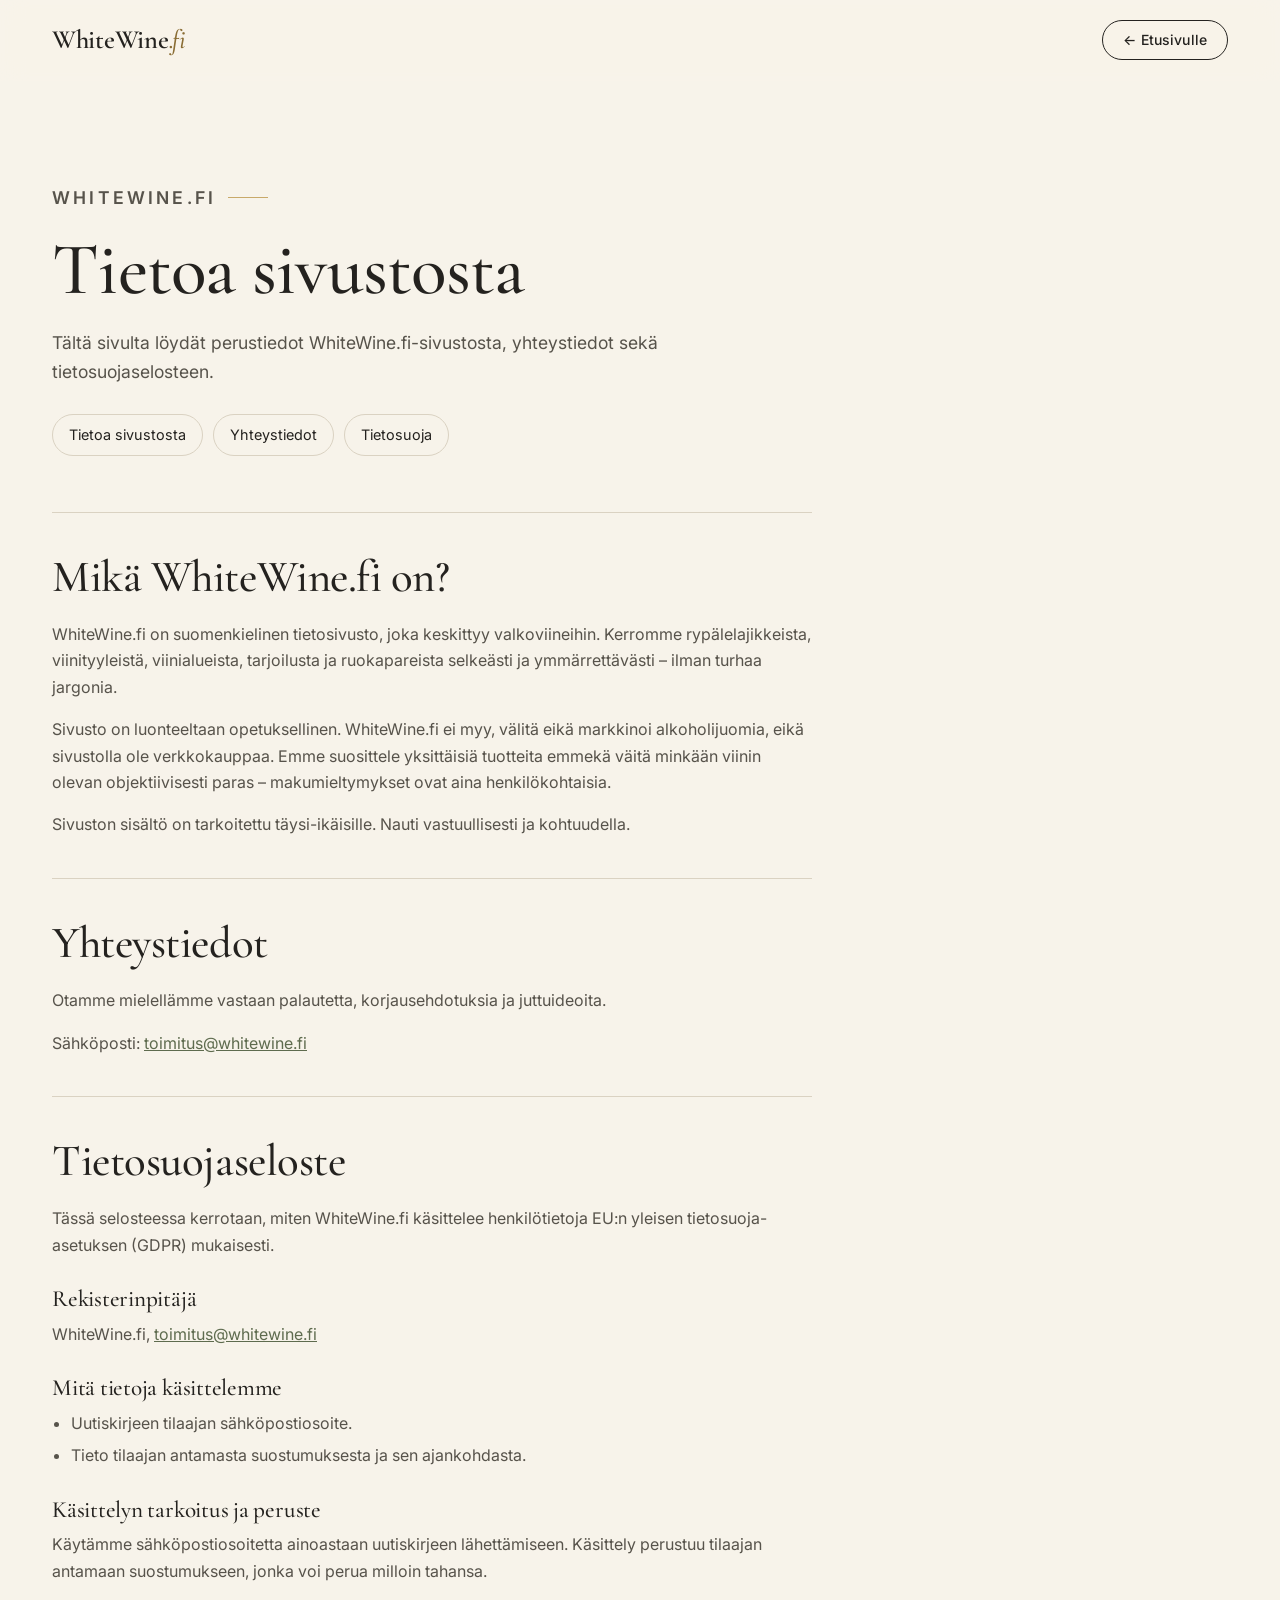
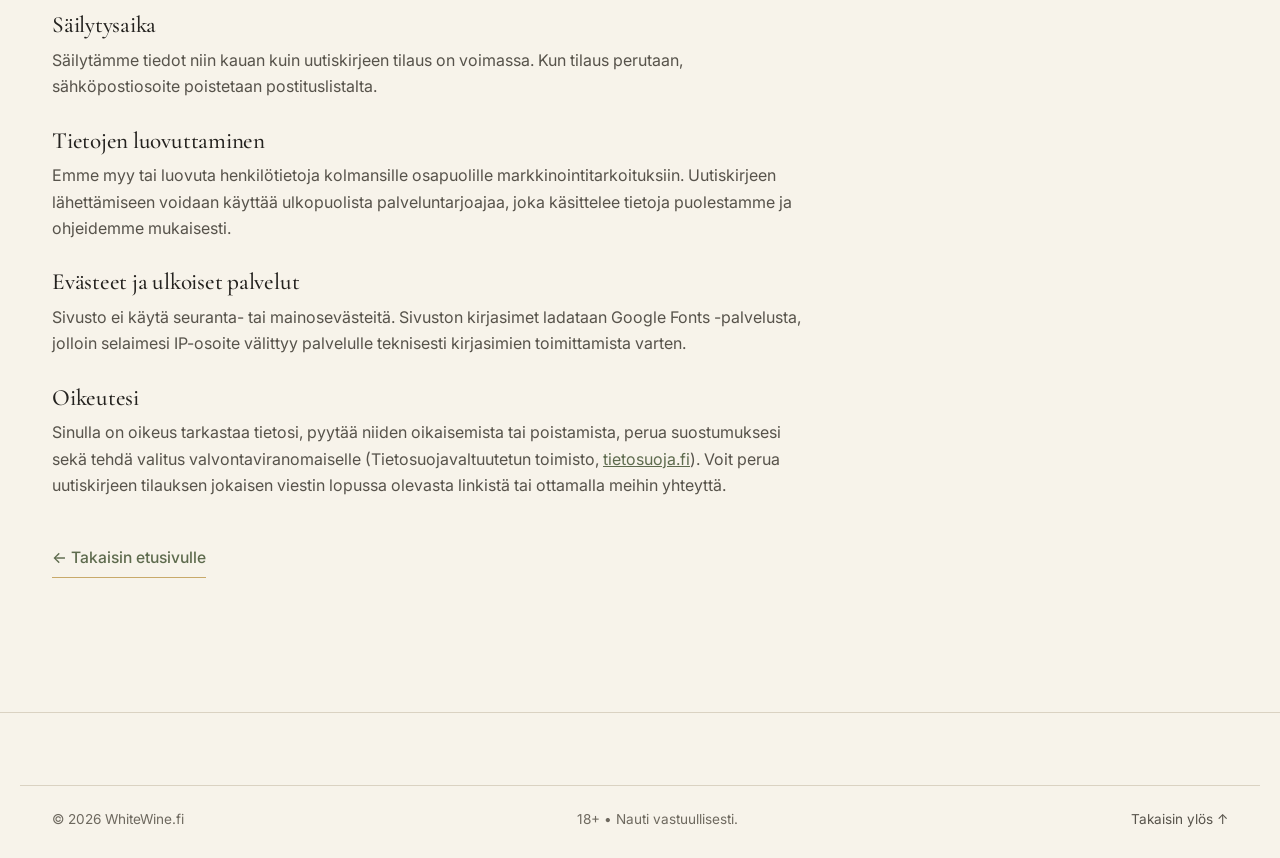
<file: tietoa.html>
<!doctype html>
<html lang="fi">
<head>
  <meta charset="utf-8">
  <meta name="viewport" content="width=device-width, initial-scale=1">
  <title>Tietoa sivustosta, yhteystiedot ja tietosuoja | WhiteWine.fi</title>
  <meta name="description" content="Tietoa WhiteWine.fi-sivustosta, yhteystiedot sekä tietosuojaseloste ja uutiskirjeen henkilötietojen käsittely.">
  <link rel="canonical" href="https://whitewine.fi/tietoa.html">
  <meta name="theme-color" content="#F7F3EA">
  <link rel="icon" href="favicon.svg" type="image/svg+xml">
  <link rel="preconnect" href="https://fonts.googleapis.com">
  <link rel="preconnect" href="https://fonts.gstatic.com" crossorigin>
  <link href="https://fonts.googleapis.com/css2?family=Cormorant+Garamond:ital,wght@0,500;0,600;1,500;1,600&family=Inter:wght@400;500;600&display=swap" rel="stylesheet">
  <link rel="stylesheet" href="styles.css">
  <style>
    .page { padding-block: clamp(56px, 8vw, 104px); }
    .page-head { max-width: 760px; margin-bottom: 56px; }
    .page-head h1 { font-size: clamp(2.6rem, 7vw, 4.6rem); margin-bottom: 18px; }
    .page-head p { color: var(--ink-soft); font-size: 1.1rem; }
    .page-toc { display: flex; flex-wrap: wrap; gap: 10px; margin-top: 28px; }
    .page-toc a { padding: 8px 16px; border: 1px solid var(--line); border-radius: 999px; text-decoration: none; font-size: .9rem; }
    .page-toc a:hover { border-color: var(--ink); }
    .doc { max-width: 760px; }
    .doc section { padding-block: 40px; border-top: 1px solid var(--line); }
    .doc h2 { font-size: clamp(2rem, 4.5vw, 2.8rem); margin-bottom: 20px; }
    .doc h3 { font-size: 1.45rem; margin: 28px 0 8px; }
    .doc p, .doc li { color: var(--ink-soft); }
    .doc ul { list-style: disc; padding-left: 1.2em; margin-bottom: 1em; }
    .doc li { margin-bottom: 6px; }
    .doc a { color: var(--sage); }
    .back { display: inline-flex; margin-bottom: 32px; }
  </style>
</head>
<body>
  <a class="skip-link" href="#sisalto">Siirry sisältöön</a>
  <header class="site-header" id="yla">
    <div class="container header-inner">
      <a class="logo" href="index.html" aria-label="WhiteWine.fi – etusivu">WhiteWine<span>.fi</span></a>
      <a class="btn btn-ghost btn-sm" href="index.html">← Etusivulle</a>
    </div>
  </header>

  <main id="sisalto" class="page">
    <div class="container">
      <header class="page-head">
        <p class="eyebrow">WhiteWine.fi</p>
        <h1>Tietoa sivustosta</h1>
        <p>Tältä sivulta löydät perustiedot WhiteWine.fi-sivustosta, yhteystiedot sekä tietosuojaselosteen.</p>
        <nav class="page-toc" aria-label="Sivun osiot">
          <a href="#tietoa">Tietoa sivustosta</a>
          <a href="#yhteystiedot">Yhteystiedot</a>
          <a href="#tietosuoja">Tietosuoja</a>
        </nav>
      </header>

      <div class="doc">
        <section id="tietoa" aria-labelledby="tietoa-otsikko">
          <h2 id="tietoa-otsikko">Mikä WhiteWine.fi on?</h2>
          <p>WhiteWine.fi on suomenkielinen tietosivusto, joka keskittyy valkoviineihin. Kerromme rypälelajikkeista, viinityyleistä, viinialueista, tarjoilusta ja ruokapareista selkeästi ja ymmärrettävästi – ilman turhaa jargonia.</p>
          <p>Sivusto on luonteeltaan opetuksellinen. WhiteWine.fi ei myy, välitä eikä markkinoi alkoholijuomia, eikä sivustolla ole verkkokauppaa. Emme suosittele yksittäisiä tuotteita emmekä väitä minkään viinin olevan objektiivisesti paras – makumieltymykset ovat aina henkilökohtaisia.</p>
          <p>Sivuston sisältö on tarkoitettu täysi-ikäisille. Nauti vastuullisesti ja kohtuudella.</p>
        </section>

        <section id="yhteystiedot" aria-labelledby="yhteystiedot-otsikko">
          <h2 id="yhteystiedot-otsikko">Yhteystiedot</h2>
          <p>Otamme mielellämme vastaan palautetta, korjausehdotuksia ja juttuideoita.</p>
          <p>Sähköposti: <a href="mailto:toimitus@whitewine.fi">toimitus@whitewine.fi</a></p>
        </section>

        <section id="tietosuoja" aria-labelledby="tietosuoja-otsikko">
          <h2 id="tietosuoja-otsikko">Tietosuojaseloste</h2>
          <p>Tässä selosteessa kerrotaan, miten WhiteWine.fi käsittelee henkilötietoja EU:n yleisen tietosuoja-asetuksen (GDPR) mukaisesti.</p>

          <h3>Rekisterinpitäjä</h3>
          <p>WhiteWine.fi, <a href="mailto:toimitus@whitewine.fi">toimitus@whitewine.fi</a></p>

          <h3>Mitä tietoja käsittelemme</h3>
          <ul>
            <li>Uutiskirjeen tilaajan sähköpostiosoite.</li>
            <li>Tieto tilaajan antamasta suostumuksesta ja sen ajankohdasta.</li>
          </ul>

          <h3>Käsittelyn tarkoitus ja peruste</h3>
          <p>Käytämme sähköpostiosoitetta ainoastaan uutiskirjeen lähettämiseen. Käsittely perustuu tilaajan antamaan suostumukseen, jonka voi perua milloin tahansa.</p>

          <h3>Säilytysaika</h3>
          <p>Säilytämme tiedot niin kauan kuin uutiskirjeen tilaus on voimassa. Kun tilaus perutaan, sähköpostiosoite poistetaan postituslistalta.</p>

          <h3>Tietojen luovuttaminen</h3>
          <p>Emme myy tai luovuta henkilötietoja kolmansille osapuolille markkinointitarkoituksiin. Uutiskirjeen lähettämiseen voidaan käyttää ulkopuolista palveluntarjoajaa, joka käsittelee tietoja puolestamme ja ohjeidemme mukaisesti.</p>

          <h3>Evästeet ja ulkoiset palvelut</h3>
          <p>Sivusto ei käytä seuranta- tai mainosevästeitä. Sivuston kirjasimet ladataan Google Fonts -palvelusta, jolloin selaimesi IP-osoite välittyy palvelulle teknisesti kirjasimien toimittamista varten.</p>

          <h3>Oikeutesi</h3>
          <p>Sinulla on oikeus tarkastaa tietosi, pyytää niiden oikaisemista tai poistamista, perua suostumuksesi sekä tehdä valitus valvontaviranomaiselle (Tietosuojavaltuutetun toimisto, <a href="https://tietosuoja.fi" rel="noopener">tietosuoja.fi</a>). Voit perua uutiskirjeen tilauksen jokaisen viestin lopussa olevasta linkistä tai ottamalla meihin yhteyttä.</p>
        </section>

        <a class="text-link back" href="index.html">← Takaisin etusivulle</a>
      </div>
    </div>
  </main>

  <footer class="site-footer">
    <div class="container footer-bottom">
      <p>© 2026 WhiteWine.fi</p>
      <p>18+ • Nauti vastuullisesti.</p>
      <a class="to-top" href="#yla">Takaisin ylös <span aria-hidden="true">↑</span></a>
    </div>
  </footer>
</body>
</html>
</file>
<file: styles.css>
/* =========================================================
   WhiteWine.fi – tyylit
   Mobile first · Nordic editorial
   ========================================================= */

:root {
  --ivory: #F7F3EA;
  --paper: #FBF9F4;
  --stone: #EEE9DE;
  --stone-2: #E6E0D2;
  --line: #DAD2C2;
  --ink: #24221F;
  --ink-soft: #57534B;
  --ink-mute: #6E695F;
  --sage: #5E6B4E;
  --sage-2: #7F8B6C;
  --sage-light: #D5DAC7;
  --champagne: #C8A96A;
  --champagne-deep: #8A6D34;
  --champagne-light: #EFE3C6;
  --dark: #1F2420;
  --dark-2: #2A302B;

  --font-serif: "Cormorant Garamond", "Times New Roman", Georgia, serif;
  --font-sans: "Inter", system-ui, -apple-system, "Segoe UI", Roboto, sans-serif;

  --container: 1240px;
  --gutter: 20px;
  --radius: 4px;
  --radius-lg: 10px;
  --header-h: 68px;
  --ease: cubic-bezier(.2, .7, .2, 1);
  --section-space: clamp(72px, 11vw, 144px);
}

/* ---------- Perusasetukset ---------- */
*, *::before, *::after { box-sizing: border-box; }

html {
  scroll-behavior: smooth;
  scroll-padding-top: calc(var(--header-h) + 12px);
  -webkit-text-size-adjust: 100%;
}

body {
  margin: 0;
  background: var(--ivory);
  color: var(--ink);
  font-family: var(--font-sans);
  font-size: 1rem;
  line-height: 1.65;
  -webkit-font-smoothing: antialiased;
  text-rendering: optimizeLegibility;
  overflow-x: hidden;
}

img, svg { display: block; max-width: 100%; height: auto; }
figure { margin: 0; }
ul, ol { margin: 0; padding: 0; list-style: none; }
dl, dd { margin: 0; }
p { margin: 0 0 1em; }
p:last-child { margin-bottom: 0; }
a { color: inherit; }
button { font: inherit; color: inherit; cursor: pointer; }

h1, h2, h3 {
  font-family: var(--font-serif);
  font-weight: 500;
  line-height: 1.08;
  letter-spacing: -.01em;
  margin: 0;
  text-wrap: balance;
}
h1 { font-size: clamp(3rem, 9vw, 6.4rem); }
h2 { font-size: clamp(2.2rem, 5.4vw, 3.8rem); }
h3 { font-size: 1.6rem; line-height: 1.15; }
em { font-style: italic; }

:focus-visible {
  outline: 2px solid var(--sage);
  outline-offset: 3px;
  border-radius: 2px;
}

.container {
  width: 100%;
  max-width: var(--container);
  margin-inline: auto;
  padding-inline: var(--gutter);
}

.visually-hidden {
  position: absolute !important;
  width: 1px; height: 1px;
  overflow: hidden; clip: rect(0 0 0 0);
  white-space: nowrap;
}

.skip-link {
  position: absolute;
  left: 16px; top: -60px;
  z-index: 100;
  background: var(--ink);
  color: var(--paper);
  padding: 10px 16px;
  border-radius: var(--radius);
  text-decoration: none;
  transition: top .2s;
}
.skip-link:focus { top: 12px; }

/* ---------- Painikkeet ja linkit ---------- */
.btn {
  display: inline-flex;
  align-items: center;
  justify-content: center;
  gap: .5em;
  min-height: 48px;
  padding: 0 26px;
  border: 1px solid transparent;
  border-radius: 999px;
  font-size: .95rem;
  font-weight: 500;
  letter-spacing: .01em;
  text-decoration: none;
  transition: background-color .3s var(--ease), color .3s var(--ease), border-color .3s var(--ease), transform .3s var(--ease);
  white-space: nowrap;
}
.btn-sm { min-height: 40px; padding: 0 20px; font-size: .875rem; }
.btn-primary { background: var(--ink); color: var(--paper); }
.btn-primary:hover { background: var(--sage); }
.btn-ghost { border-color: var(--ink); color: var(--ink); background: transparent; }
.btn-ghost:hover { background: var(--ink); color: var(--paper); }
.btn-light { background: var(--champagne-light); color: var(--ink); }
.btn-light:hover { background: #fff; }
.btn:active { transform: translateY(1px); }

.text-link {
  display: inline-flex;
  align-items: center;
  gap: .5em;
  background: none;
  border: 0;
  padding: 6px 0;
  font-weight: 500;
  font-size: .98rem;
  text-decoration: none;
  border-bottom: 1px solid var(--champagne);
  color: var(--ink);
  transition: gap .3s var(--ease), color .3s;
}
.text-link:hover { gap: .85em; color: var(--sage); }
.text-link[aria-expanded="true"] span { transform: rotate(-90deg); }
.text-link span { display: inline-block; transition: transform .3s var(--ease); }

/* ---------- Otsakkeet ---------- */
.kicker, .eyebrow {
  font-family: var(--font-sans);
  font-size: .75rem;
  font-weight: 600;
  letter-spacing: .18em;
  text-transform: uppercase;
  color: var(--sage);
  margin-bottom: 18px;
}
.eyebrow { display: flex; align-items: center; gap: 12px; }
.eyebrow span {
  font-family: var(--font-serif);
  font-size: 1rem;
  font-style: italic;
  letter-spacing: 0;
  color: var(--champagne-deep);
  text-transform: none;
}
.eyebrow::after {
  content: "";
  width: 40px; height: 1px;
  background: var(--champagne);
  order: 1;
}
.eyebrow--light { color: var(--champagne-light); }

.section { padding-block: var(--section-space); }

.section-head { margin-bottom: clamp(40px, 6vw, 72px); }
.section-head h2 { max-width: 16ch; }
.section-intro {
  color: var(--ink-soft);
  font-size: 1.05rem;
  max-width: 52ch;
  margin-top: 20px;
}
.section-head--row { display: grid; gap: 8px; align-items: end; }
.section-head--center { text-align: center; }
.section-head--center h2, .section-head--center .section-intro { margin-inline: auto; }
.section-head--center .eyebrow { justify-content: center; }
.section-head--center .eyebrow::after { display: none; }

.section-link { margin-top: 48px; }
.section-link--center { text-align: center; }

/* ---------- Header ---------- */
.site-header {
  position: sticky;
  top: 0;
  z-index: 50;
  background: rgba(247, 243, 234, .88);
  backdrop-filter: saturate(140%) blur(12px);
  -webkit-backdrop-filter: saturate(140%) blur(12px);
  border-bottom: 1px solid transparent;
  transition: border-color .3s, background-color .3s;
}
.site-header.is-scrolled { border-bottom-color: var(--line); background: rgba(247, 243, 234, .96); }

.header-inner {
  display: flex;
  align-items: center;
  justify-content: space-between;
  height: var(--header-h);
  gap: 24px;
}

.logo {
  font-family: var(--font-serif);
  font-size: 1.65rem;
  font-weight: 600;
  letter-spacing: -.01em;
  text-decoration: none;
  color: var(--ink);
  line-height: 1;
}
.logo span { color: var(--champagne-deep); font-style: italic; font-weight: 500; }

.header-cta { display: none; }

.menu-toggle {
  display: inline-flex;
  align-items: center;
  justify-content: center;
  width: 48px; height: 48px;
  margin-right: -10px;
  background: none;
  border: 0;
}
.menu-icon { position: relative; width: 24px; height: 12px; }
.menu-icon span {
  position: absolute; left: 0;
  width: 100%; height: 1.5px;
  background: var(--ink);
  transition: transform .35s var(--ease), top .35s var(--ease);
}
.menu-icon span:first-child { top: 0; }
.menu-icon span:last-child { top: 10px; }
.menu-toggle[aria-expanded="true"] .menu-icon span:first-child { top: 5px; transform: rotate(45deg); }
.menu-toggle[aria-expanded="true"] .menu-icon span:last-child { top: 5px; transform: rotate(-45deg); }

/* Mobiilivalikko */
.main-nav {
  position: fixed;
  inset: var(--header-h) 0 0 0;
  background: var(--ivory);
  padding: 24px var(--gutter) 40px;
  display: flex;
  flex-direction: column;
  gap: 32px;
  overflow-y: auto;
  opacity: 0;
  visibility: hidden;
  transform: translateY(-8px);
  transition: opacity .3s var(--ease), transform .3s var(--ease), visibility 0s linear .3s;
}
.main-nav.is-open {
  opacity: 1;
  visibility: visible;
  transform: none;
  transition: opacity .3s var(--ease), transform .3s var(--ease);
}
.main-nav ul { border-top: 1px solid var(--line); }
.main-nav li { border-bottom: 1px solid var(--line); }
.main-nav a:not(.btn) {
  display: block;
  padding: 16px 0;
  font-family: var(--font-serif);
  font-size: 1.9rem;
  text-decoration: none;
}
.main-nav a[aria-current="true"] { color: var(--sage); }
.nav-cta-mobile { align-self: flex-start; }

body.menu-open { overflow: hidden; }

/* ---------- Hero ---------- */
.hero { position: relative; }
.hero-grid { display: grid; }
.hero-text {
  padding: 48px var(--gutter) 56px;
  max-width: 680px;
}
.hero h1 { margin-bottom: 24px; }
.hero h1 em { color: var(--sage); }
.lead {
  font-size: 1.14rem;
  color: var(--ink-soft);
  max-width: 44ch;
  margin-bottom: 32px;
}
.hero-actions { display: flex; flex-wrap: wrap; gap: 12px; }
.hero-facts {
  display: flex;
  gap: 28px;
  margin-top: 48px;
  padding-top: 24px;
  border-top: 1px solid var(--line);
}
.hero-facts dt {
  font-family: var(--font-serif);
  font-size: 2rem;
  line-height: 1;
  color: var(--champagne-deep);
}
.hero-facts dd { font-size: .82rem; color: var(--ink-mute); margin-top: 6px; }

.hero-media {
  position: relative;
  overflow: hidden;
  background: #EEE8DB;
  aspect-ratio: 4 / 4.2;
}
.hero-media img {
  width: 100%; height: 100%;
  object-fit: cover;
  object-position: center 40%;
  animation: heroZoom 1.8s var(--ease) both;
}
.hero-media figcaption {
  position: absolute;
  left: 20px; bottom: 18px;
  font-family: var(--font-serif);
  font-style: italic;
  font-size: 1rem;
  color: var(--ink-soft);
}
@keyframes heroZoom { from { transform: scale(1.06); opacity: 0; } to { transform: scale(1); opacity: 1; } }

/* ---------- Intro ---------- */
.intro { background: var(--paper); }
.intro-grid { display: grid; gap: 8px; margin-bottom: clamp(48px, 7vw, 88px); }
.intro-grid .section-head { margin-bottom: 0; }
.intro-text {
  font-family: var(--font-serif);
  font-size: clamp(1.4rem, 2.6vw, 1.9rem);
  line-height: 1.4;
  color: var(--ink);
}

.trait-cards { display: grid; gap: 1px; background: var(--line); border: 1px solid var(--line); }
.trait-card { background: var(--paper); padding: 32px 28px 36px; }
.trait-icon { display: block; width: 44px; height: 44px; color: var(--sage); margin-bottom: 28px; }
.trait-card h3 { margin-bottom: 10px; font-size: 1.9rem; }
.trait-card p { color: var(--ink-soft); }

/* ---------- Tyylit ---------- */
.style-cards { display: grid; gap: 16px; }
.style-card {
  position: relative;
  padding: 32px 28px;
  background: var(--paper);
  border: 1px solid var(--line);
  border-radius: var(--radius-lg);
  overflow: hidden;
  transition: transform .5s var(--ease), box-shadow .5s var(--ease);
}
.style-card::before {
  content: "";
  position: absolute;
  top: 0; left: 0; right: 0;
  height: 6px;
  background: var(--tone);
}
.style-card:hover { transform: translateY(-4px); box-shadow: 0 18px 40px -24px rgba(36, 34, 31, .35); }
.style-num {
  font-family: var(--font-serif);
  font-style: italic;
  color: var(--champagne-deep);
  font-size: 1.1rem;
  margin-bottom: 20px;
}
.style-card h3 { margin-bottom: 10px; }
.style-card > p { color: var(--ink-soft); }
.meters { margin: 24px 0; display: grid; gap: 10px; }
.meters div { display: flex; align-items: center; justify-content: space-between; gap: 16px; }
.meters dt { font-size: .8rem; letter-spacing: .08em; text-transform: uppercase; color: var(--ink-mute); }
.meter {
  --v: 1;
  display: block;
  width: 110px; height: 8px;
  background:
    radial-gradient(circle at center, var(--sage) 3.5px, transparent 4px) 0 0 / 22px 8px repeat-x;
  -webkit-mask: linear-gradient(90deg, #000 calc(var(--v) * 22px), rgba(0,0,0,.18) 0);
          mask: linear-gradient(90deg, #000 calc(var(--v) * 22px), rgba(0,0,0,.18) 0);
}
.examples { font-size: .92rem; padding-top: 18px; border-top: 1px solid var(--line); color: var(--ink); }
.examples span {
  display: block;
  font-size: .72rem;
  letter-spacing: .14em;
  text-transform: uppercase;
  color: var(--sage);
  margin-bottom: 4px;
  font-weight: 600;
}

/* ---------- Rypäleet ---------- */
.grapes { background: var(--stone); }
.grape-cards {
  display: grid;
  grid-auto-flow: column;
  grid-auto-columns: 82%;
  gap: 14px;
  overflow-x: auto;
  scroll-snap-type: x mandatory;
  padding-bottom: 16px;
  margin-inline: calc(var(--gutter) * -1);
  padding-inline: var(--gutter);
  scrollbar-width: thin;
  scrollbar-color: var(--champagne) transparent;
}
.grape-card {
  scroll-snap-align: start;
  background: var(--paper);
  border-radius: var(--radius-lg);
  padding: 30px 26px;
  display: flex;
  flex-direction: column;
  transition: transform .5s var(--ease), box-shadow .5s var(--ease);
}
.grape-card:hover { transform: translateY(-4px); box-shadow: 0 18px 40px -26px rgba(36, 34, 31, .4); }
.swatch {
  display: block;
  width: 48px; height: 48px;
  border-radius: 50%;
  background: radial-gradient(circle at 35% 30%, rgba(255,255,255,.75), transparent 45%), var(--swatch);
  box-shadow: inset 0 0 0 1px rgba(36, 34, 31, .08);
  margin-bottom: 26px;
}
.grape-card h3 { font-size: 1.75rem; }
.grape-tag {
  font-family: var(--font-serif);
  font-style: italic;
  color: var(--champagne-deep);
  font-size: 1.12rem;
  margin: 4px 0 14px;
}
.grape-card > p:not(.grape-tag) { color: var(--ink-soft); font-size: .96rem; }
.aromas { display: flex; flex-wrap: wrap; gap: 6px; margin-top: auto; padding-top: 22px; }
.aromas li {
  font-size: .78rem;
  padding: 4px 11px;
  border: 1px solid var(--line);
  border-radius: 999px;
  color: var(--ink-soft);
}

.more-block { margin-top: 24px; animation: fadeUp .6s var(--ease) both; }
.grape-cards--compact .grape-card { background: var(--ivory); }

@keyframes fadeUp { from { opacity: 0; transform: translateY(12px); } to { opacity: 1; transform: none; } }

/* ---------- Ruokaparit ---------- */
.pairing { background: var(--ivory); }
.pair-cards { display: grid; gap: 20px; }
.pair-card {
  background: var(--paper);
  border-radius: var(--radius-lg);
  overflow: hidden;
  border: 1px solid var(--line);
  display: flex;
  flex-direction: column;
}
.pair-card figure { overflow: hidden; aspect-ratio: 4 / 3; }
.pair-card img {
  width: 100%; height: 100%;
  object-fit: cover;
  transition: transform 1.2s var(--ease);
}
.pair-card:hover img { transform: scale(1.045); }
.pair-body { padding: 26px 24px 28px; display: flex; flex-direction: column; flex: 1; }
.pair-body h3 { margin-bottom: 10px; font-size: 1.75rem; }
.pair-body > p:not(.pair-wines) { color: var(--ink-soft); }
.pair-wines {
  margin-top: auto !important;
  padding-top: 18px;
  font-size: .92rem;
  font-weight: 500;
}
.pair-wines span {
  display: block;
  font-size: .72rem;
  letter-spacing: .14em;
  text-transform: uppercase;
  color: var(--sage);
  font-weight: 600;
  margin-bottom: 4px;
}
.pair-tip {
  margin-top: 32px;
  padding: 24px 28px;
  border-left: 2px solid var(--champagne);
  background: var(--champagne-light);
  border-radius: 0 var(--radius-lg) var(--radius-lg) 0;
  font-family: var(--font-serif);
  font-size: 1.3rem;
  line-height: 1.4;
}
.pair-tip strong { font-weight: 600; }

.more-title { font-size: 1.8rem; margin: 24px 0 20px; }
.quick-pairs { display: grid; border-top: 1px solid var(--line); }
.quick-pairs div {
  display: grid;
  gap: 4px;
  padding: 16px 0;
  border-bottom: 1px solid var(--line);
}
.quick-pairs dt { font-family: var(--font-serif); font-size: 1.3rem; }
.quick-pairs dd { color: var(--ink-soft); font-size: .95rem; }

/* ---------- Tarjoilu ---------- */
.serving { background: var(--sage-light); }
.serving-grid { display: grid; gap: 40px; }
.serving .section-head { margin-bottom: 0; }
.serving-note {
  margin-top: 28px;
  font-family: var(--font-serif);
  font-style: italic;
  font-size: 1.35rem;
  line-height: 1.4;
  padding-left: 20px;
  border-left: 2px solid var(--sage);
  max-width: 40ch;
}

.thermo {
  background: var(--paper);
  border-radius: var(--radius-lg);
  padding: 28px 22px;
  box-shadow: 0 30px 60px -40px rgba(31, 36, 32, .5);
}
.thermo-scale {
  position: relative;
  height: 20px;
  margin: 0 0 12px;
  font-size: .75rem;
  color: var(--ink-mute);
}
.thermo-scale span {
  position: absolute;
  left: calc(var(--p) * 100%);
  transform: translateX(-50%);
}
.thermo-scale span:first-child { transform: none; }
.thermo-scale span:last-child { transform: translateX(-100%); }

.temp-list { display: grid; gap: 26px; }
.temp-row { display: grid; gap: 10px; }
.temp-label { display: flex; align-items: baseline; justify-content: space-between; gap: 12px; }
.temp-label h3 { font-size: 1.35rem; }
.temp-value {
  font-family: var(--font-serif);
  font-size: 1.9rem;
  color: var(--sage);
  white-space: nowrap;
  margin: 0;
  line-height: 1;
}
/* Asteikko 4–16 °C, 12 askelta */
.temp-track {
  position: relative;
  height: 12px;
  border-radius: 999px;
  background:
    repeating-linear-gradient(90deg, transparent 0 calc(100% / 12 - 1px), rgba(36,34,31,.14) calc(100% / 12 - 1px) calc(100% / 12)),
    linear-gradient(90deg, #DCE6EA, #EFE9D9 55%, #F2E1BC);
}
.temp-fill {
  position: absolute;
  top: -3px; bottom: -3px;
  left: calc(var(--from) / 12 * 100%);
  width: calc((var(--to) - var(--from)) / 12 * 100%);
  background: var(--sage);
  border-radius: 999px;
  transform-origin: left;
  transform: scaleX(0);
  transition: transform 1.2s var(--ease) .2s;
}
.thermo.is-visible .temp-fill { transform: scaleX(1); }
.thermo-foot {
  margin-top: 28px;
  padding-top: 18px;
  border-top: 1px solid var(--line);
  font-size: .9rem;
  color: var(--ink-soft);
}

/* ---------- Viinialueet ---------- */
.regions { background: var(--paper); }
.region-explorer { display: grid; gap: 24px; }
.region-tabs {
  display: flex;
  gap: 8px;
  overflow-x: auto;
  margin-inline: calc(var(--gutter) * -1);
  padding: 2px var(--gutter) 10px;
  scrollbar-width: none;
}
.region-tabs::-webkit-scrollbar { display: none; }
.region-tabs button {
  flex: 0 0 auto;
  display: inline-flex;
  align-items: center;
  gap: 10px;
  min-height: 46px;
  padding: 0 18px;
  border: 1px solid var(--line);
  border-radius: 999px;
  background: transparent;
  font-size: .95rem;
  transition: background-color .3s, color .3s, border-color .3s;
}
.region-tabs button:hover { border-color: var(--ink); }
.region-tabs button[aria-selected="true"] { background: var(--ink); color: var(--paper); border-color: var(--ink); }
.tab-num { font-family: var(--font-serif); font-style: italic; color: var(--champagne); font-size: 1rem; }

.region-panel {
  background: var(--ivory);
  border-radius: var(--radius-lg);
  padding: 32px 24px;
  position: relative;
  overflow: hidden;
}
.region-panel:not([hidden]) { animation: fadeUp .5s var(--ease) both; }
.region-panel::after {
  /* hienovarainen "kartan" leveyspiirikuvio */
  content: "";
  position: absolute;
  right: -80px; top: -80px;
  width: 280px; height: 280px;
  border-radius: 50%;
  border: 1px solid rgba(200, 169, 106, .45);
  box-shadow: 0 0 0 40px rgba(200, 169, 106, .06), 0 0 0 80px rgba(200, 169, 106, .04);
  pointer-events: none;
}
.region-panel h3 { font-size: clamp(2.2rem, 5vw, 3rem); margin-bottom: 12px; position: relative; }
.region-lead { color: var(--ink-soft); font-size: 1.05rem; max-width: 52ch; margin-bottom: 28px !important; position: relative; }
.region-list { display: grid; border-top: 1px solid var(--line); position: relative; }
.region-list div { padding: 18px 0; border-bottom: 1px solid var(--line); display: grid; gap: 6px; }
.region-list dt { font-family: var(--font-serif); font-size: 1.45rem; font-weight: 600; }
.region-list dd { color: var(--ink-soft); font-size: .97rem; }

/* ---------- Maistelu ---------- */
.tasting { background: var(--ivory); }
.steps { display: grid; gap: 0; counter-reset: step; }
.step {
  position: relative;
  padding: 28px 0 28px 72px;
  border-top: 1px solid var(--line);
}
.step:last-child { border-bottom: 1px solid var(--line); }
.step-num {
  position: absolute;
  left: 0; top: 24px;
  width: 50px; height: 50px;
  display: grid;
  place-items: center;
  border: 1px solid var(--champagne);
  border-radius: 50%;
  font-family: var(--font-serif);
  font-size: 1.5rem;
  color: var(--champagne-deep);
}
.step h3 { margin-bottom: 6px; }
.step p { color: var(--ink-soft); }

/* ---------- ABC ---------- */
.abc { background: var(--stone); }
.terms {
  display: grid;
  gap: 1px;
  background: var(--line);
  border: 1px solid var(--line);
  border-radius: var(--radius-lg);
  overflow: hidden;
}
.term { background: var(--paper); padding: 26px 24px; transition: background-color .3s; }
.term:hover { background: #fff; }
.term dt {
  font-family: var(--font-serif);
  font-size: 1.55rem;
  font-weight: 600;
  margin-bottom: 8px;
}
.term dd { color: var(--ink-soft); font-size: .95rem; }

/* ---------- UKK ---------- */
.faq { background: var(--paper); }
.faq-grid { display: grid; gap: 16px; }
.accordion { border-top: 1px solid var(--line); }
.acc-item { border-bottom: 1px solid var(--line); }
.acc-item h3 { font-family: var(--font-sans); font-size: 1rem; }
.acc-trigger {
  width: 100%;
  display: flex;
  align-items: center;
  justify-content: space-between;
  gap: 20px;
  padding: 24px 0;
  background: none;
  border: 0;
  text-align: left;
  font-family: var(--font-serif);
  font-size: clamp(1.3rem, 2.4vw, 1.6rem);
  font-weight: 500;
  line-height: 1.25;
  transition: color .3s;
}
.acc-trigger:hover { color: var(--sage); }
.acc-icon {
  position: relative;
  flex: 0 0 34px;
  height: 34px;
  border: 1px solid var(--line);
  border-radius: 50%;
  transition: transform .4s var(--ease), background-color .3s, border-color .3s;
}
.acc-icon::before, .acc-icon::after {
  content: "";
  position: absolute;
  left: 50%; top: 50%;
  width: 12px; height: 1.5px;
  background: currentColor;
  transform: translate(-50%, -50%);
}
.acc-icon::after { transform: translate(-50%, -50%) rotate(90deg); transition: transform .4s var(--ease); }
.acc-trigger[aria-expanded="true"] .acc-icon { background: var(--ink); border-color: var(--ink); color: var(--paper); }
.acc-trigger[aria-expanded="true"] .acc-icon::after { transform: translate(-50%, -50%) rotate(0deg); }

.acc-panel {
  display: grid;
  grid-template-rows: 0fr;
  transition: grid-template-rows .45s var(--ease);
}
.acc-panel.is-open { grid-template-rows: 1fr; }
.acc-inner { overflow: hidden; }
.acc-inner p { color: var(--ink-soft); padding: 0 48px 26px 0; max-width: 68ch; }
.acc-panel:not(.is-open) .acc-inner { visibility: hidden; transition: visibility 0s linear .45s; }

/* ---------- Oppaat ---------- */
.articles { background: var(--ivory); }
.articles .section-head--row { align-items: end; }
.articles .section-head--row .text-link { justify-self: start; margin-top: 16px; }
.article-cards { display: grid; gap: 40px; }
.article-card a { display: block; text-decoration: none; color: inherit; }
.article-card figure {
  overflow: hidden;
  border-radius: var(--radius-lg);
  aspect-ratio: 10 / 7;
  margin-bottom: 20px;
}
.article-card img { width: 100%; height: 100%; object-fit: cover; transition: transform 1.2s var(--ease); }
.article-card a:hover img { transform: scale(1.05); }
.article-cat {
  font-size: .72rem;
  letter-spacing: .16em;
  text-transform: uppercase;
  font-weight: 600;
  color: var(--sage);
  margin-bottom: 10px !important;
}
.article-card h3 { font-size: 1.55rem; margin-bottom: 10px; transition: color .3s; }
.article-card a:hover h3 { color: var(--sage); }
.article-card p:not(.article-cat) { color: var(--ink-soft); font-size: .95rem; }

/* ---------- Uutiskirje ---------- */
.newsletter {
  background: var(--dark);
  color: var(--paper);
  padding-block: clamp(72px, 10vw, 128px);
  position: relative;
  overflow: hidden;
}
.newsletter::before {
  content: "";
  position: absolute;
  right: -120px; bottom: -160px;
  width: 460px; height: 460px;
  border-radius: 50%;
  border: 1px solid rgba(200, 169, 106, .3);
  box-shadow: 0 0 0 60px rgba(200, 169, 106, .04), 0 0 0 120px rgba(200, 169, 106, .03);
  pointer-events: none;
}
.newsletter-inner { display: grid; gap: 40px; position: relative; }
.newsletter h2 { margin-bottom: 18px; max-width: 14ch; }
.newsletter-text p:not(.eyebrow) { color: rgba(251, 249, 244, .75); font-size: 1.08rem; max-width: 44ch; }
.newsletter .eyebrow::after { background: var(--champagne); }

.newsletter-form label[for="email"] {
  display: block;
  font-size: .85rem;
  margin-bottom: 10px;
  color: rgba(251, 249, 244, .85);
}
.field-row { display: grid; gap: 10px; }
.newsletter-form input[type="email"] {
  width: 100%;
  min-height: 52px;
  padding: 0 22px;
  border-radius: 999px;
  border: 1px solid rgba(251, 249, 244, .3);
  background: rgba(251, 249, 244, .06);
  color: var(--paper);
  font: inherit;
  transition: border-color .3s, background-color .3s;
}
.newsletter-form input[type="email"]::placeholder { color: rgba(251, 249, 244, .45); }
.newsletter-form input[type="email"]:focus { border-color: var(--champagne); background: rgba(251, 249, 244, .1); outline: none; box-shadow: 0 0 0 3px rgba(200, 169, 106, .35); }
.newsletter-form input[aria-invalid="true"] { border-color: #E3A38F; }
.newsletter-form .btn { min-height: 52px; }
.newsletter :focus-visible { outline-color: var(--champagne); }

.consent { display: flex; gap: 12px; align-items: flex-start; margin-top: 20px; }
.consent input {
  flex: 0 0 20px;
  width: 20px; height: 20px;
  margin: 2px 0 0;
  accent-color: var(--champagne);
}
.consent label { font-size: .85rem; line-height: 1.55; color: rgba(251, 249, 244, .72); }
.consent a { color: var(--champagne-light); }
.field-error { color: #F0B7A5; font-size: .85rem; margin: 8px 0 0; min-height: 0; }
.field-error:empty { display: none; }
.form-success {
  margin-top: 18px !important;
  padding: 14px 18px;
  border: 1px solid rgba(200, 169, 106, .5);
  border-radius: var(--radius-lg);
  color: var(--champagne-light);
  font-size: .95rem;
}

/* ---------- Footer ---------- */
.site-footer { background: var(--ivory); padding-top: 72px; border-top: 1px solid var(--line); }
.footer-grid { display: grid; gap: 40px; padding-bottom: 48px; }
.logo--footer { font-size: 2rem; display: inline-block; margin-bottom: 16px; }
.footer-brand p { color: var(--ink-soft); max-width: 42ch; font-size: .95rem; }
.footer-nav ul { display: grid; grid-template-columns: 1fr 1fr; gap: 10px 24px; }
.footer-nav a { text-decoration: none; font-size: .95rem; color: var(--ink-soft); transition: color .3s; }
.footer-nav a:hover { color: var(--ink); text-decoration: underline; text-underline-offset: 4px; }
.footer-responsible { display: flex; gap: 16px; align-items: flex-start; }
.age-badge {
  flex: 0 0 auto;
  display: grid;
  place-items: center;
  width: 52px; height: 52px;
  border: 1.5px solid var(--ink);
  border-radius: 50%;
  font-weight: 600;
  font-size: .95rem;
}
.footer-responsible p { font-size: .88rem; color: var(--ink-soft); }
.footer-bottom {
  display: flex;
  flex-wrap: wrap;
  gap: 8px 24px;
  justify-content: space-between;
  padding-block: 22px 28px;
  border-top: 1px solid var(--line);
  font-size: .85rem;
  color: var(--ink-mute);
}
.footer-bottom p { margin: 0; }
.to-top { text-decoration: none; color: var(--ink-soft); }
.to-top:hover { color: var(--ink); }

/* ---------- Scroll-animaatiot ---------- */
.js .reveal {
  opacity: 0;
  transform: translateY(18px);
  transition: opacity .9s var(--ease), transform .9s var(--ease);
}
.js .reveal.is-visible { opacity: 1; transform: none; }

/* =========================================================
   Breakpointit
   ========================================================= */
@media (min-width: 600px) {
  :root { --gutter: 32px; }
  .trait-cards { grid-template-columns: repeat(3, 1fr); }
  .style-cards { grid-template-columns: repeat(2, 1fr); }
  .grape-cards { grid-auto-columns: 46%; }
  .pair-cards { grid-template-columns: repeat(2, 1fr); }
  .pair-card--feature { grid-column: span 2; }
  .terms { grid-template-columns: repeat(2, 1fr); }
  .article-cards { grid-template-columns: repeat(2, 1fr); gap: 48px 28px; }
  .field-row { grid-template-columns: 1fr auto; }
  .quick-pairs { grid-template-columns: 1fr 1fr; column-gap: 40px; }
  .thermo { padding: 36px 34px; }
  .region-panel { padding: 44px 40px; }
  .footer-nav ul { grid-template-columns: repeat(3, auto); }
}

@media (min-width: 900px) {
  :root { --header-h: 80px; }

  .hero-grid {
    grid-template-columns: minmax(0, 1.05fr) minmax(0, 1fr);
    min-height: calc(100svh - var(--header-h));
    max-height: 940px;
  }
  .hero-text {
    align-self: center;
    padding: 64px 48px 64px max(var(--gutter), calc((100vw - var(--container)) / 2 + var(--gutter)));
    max-width: none;
  }
  .hero-media { aspect-ratio: auto; height: 100%; }
  .hero-media figcaption { left: 32px; bottom: 28px; }

  .intro-grid { grid-template-columns: 1fr 1.3fr; gap: 64px; align-items: end; }
  .section-head--row { grid-template-columns: 1.2fr 1fr; gap: 48px; }
  .section-head--row .section-intro { margin-top: 0; justify-self: end; }

  .style-cards { grid-template-columns: repeat(4, 1fr); }
  .grape-cards {
    grid-auto-flow: row;
    grid-template-columns: repeat(3, 1fr);
    overflow: visible;
    margin-inline: 0;
    padding-inline: 0;
    gap: 20px;
  }

  .pair-cards { grid-template-columns: repeat(6, 1fr); }
  .pair-card { grid-column: span 2; }
  .pair-card--feature { grid-column: span 4; grid-row: span 2; }
  .pair-card--feature figure { aspect-ratio: auto; flex: 1; min-height: 360px; }
  .pair-card--feature .pair-body { flex: 0; padding: 32px 36px 36px; }
  .pair-card--feature h3 { font-size: 2.3rem; }
  .pair-cards > .pair-card:nth-child(4) { grid-column: 1 / span 3; }
  .pair-cards > .pair-card:nth-child(5) { grid-column: 4 / span 3; }
  .pair-cards > .pair-card:nth-child(4),
  .pair-cards > .pair-card:nth-child(5) { flex-direction: row; }
  .pair-cards > .pair-card:nth-child(4) figure,
  .pair-cards > .pair-card:nth-child(5) figure { flex: 0 0 46%; aspect-ratio: auto; }

  .serving-grid { grid-template-columns: 1fr 1.1fr; gap: 72px; align-items: center; }
  .thermo { padding: 44px 44px; }

  .region-explorer { grid-template-columns: 260px 1fr; gap: 40px; align-items: start; }
  .region-tabs {
    flex-direction: column;
    margin: 0;
    padding: 0;
    overflow: visible;
    gap: 0;
    border-top: 1px solid var(--line);
    position: sticky;
    top: calc(var(--header-h) + 24px);
  }
  .region-tabs button {
    width: 100%;
    border: 0;
    border-bottom: 1px solid var(--line);
    border-radius: 0;
    min-height: 60px;
    padding: 0 12px;
    font-family: var(--font-serif);
    font-size: 1.45rem;
    justify-content: flex-start;
    position: relative;
  }
  .region-tabs button::after {
    content: "→";
    margin-left: auto;
    font-family: var(--font-sans);
    font-size: 1rem;
    opacity: 0;
    transform: translateX(-6px);
    transition: opacity .3s, transform .3s var(--ease);
  }
  .region-tabs button:hover { background: var(--ivory); }
  .region-tabs button[aria-selected="true"] { background: var(--ink); color: var(--paper); }
  .region-tabs button[aria-selected="true"]::after { opacity: 1; transform: none; }
  .region-panel { padding: 56px 56px; min-height: 100%; }
  .region-panel::after { width: 380px; height: 380px; right: -100px; top: -100px; }
  .region-list div { grid-template-columns: 220px 1fr; gap: 24px; }

  .steps { grid-template-columns: repeat(4, 1fr); gap: 32px; }
  .step { padding: 32px 0 0; border-top: 1px solid var(--line); border-bottom: 0 !important; }
  .step-num { position: static; margin-bottom: 28px; width: 64px; height: 64px; font-size: 1.8rem; }
  .step::before {
    content: "";
    position: absolute;
    top: 64px; left: 80px; right: 0;
    height: 1px;
    background: linear-gradient(90deg, var(--champagne), transparent);
  }
  .step:last-child::before { display: none; }

  .terms { grid-template-columns: repeat(4, 1fr); }
  .term { padding: 32px 28px 36px; }

  .faq-grid { grid-template-columns: 1fr 1.6fr; gap: 72px; align-items: start; }
  .faq .section-head { position: sticky; top: calc(var(--header-h) + 32px); }

  .articles .section-head--row .text-link { justify-self: end; margin-top: 0; }
  .article-cards { grid-template-columns: repeat(4, 1fr); gap: 28px; }

  .newsletter-inner { grid-template-columns: 1fr 1fr; gap: 80px; align-items: center; }

  .footer-grid { grid-template-columns: 1.3fr 1.4fr 1fr; gap: 56px; }
  .footer-nav ul { grid-template-columns: repeat(3, auto); }
}

@media (min-width: 1080px) {
  .main-nav {
    position: static;
    inset: auto;
    opacity: 1;
    visibility: visible;
    transform: none;
    flex-direction: row;
    align-items: center;
    padding: 0;
    background: none;
    overflow: visible;
    transition: none;
  }
  .main-nav ul { display: flex; gap: 28px; border: 0; }
  .main-nav li { border: 0; }
  .main-nav a:not(.btn) {
    position: relative;
    padding: 6px 0;
    font-family: var(--font-sans);
    font-size: .9rem;
    color: var(--ink-soft);
    transition: color .3s;
  }
  .main-nav a:not(.btn)::after {
    content: "";
    position: absolute;
    left: 0; right: 0; bottom: 0;
    height: 1px;
    background: var(--champagne-deep);
    transform: scaleX(0);
    transform-origin: left;
    transition: transform .4s var(--ease);
  }
  .main-nav a:not(.btn):hover, .main-nav a[aria-current="true"] { color: var(--ink); }
  .main-nav a:not(.btn):hover::after, .main-nav a[aria-current="true"]::after { transform: scaleX(1); }
  .nav-cta-mobile, .menu-toggle { display: none; }
  .header-cta { display: inline-flex; }
}

@media (min-width: 1280px) {
  .hero-text { padding-right: 72px; }
}

/* ---------- Liikkeen vähentäminen ---------- */
@media (prefers-reduced-motion: reduce) {
  html { scroll-behavior: auto; }
  *, *::before, *::after {
    animation-duration: .01ms !important;
    animation-iteration-count: 1 !important;
    transition-duration: .01ms !important;
    transition-delay: 0s !important;
  }
  .js .reveal { opacity: 1; transform: none; }
}

/* ---------- Tulostus ---------- */
@media print {
  .site-header, .newsletter, .hero-media, .skip-link { display: none !important; }
  body { background: #fff; }
  .acc-panel { grid-template-rows: 1fr !important; }
  .acc-inner { visibility: visible !important; }
}

/* Avoin mobiilivalikko: backdrop-filter loisi fixed-elementille uuden viitekehyksen */
body.menu-open .site-header {
  -webkit-backdrop-filter: none;
  backdrop-filter: none;
  background: var(--ivory);
}
</file>
